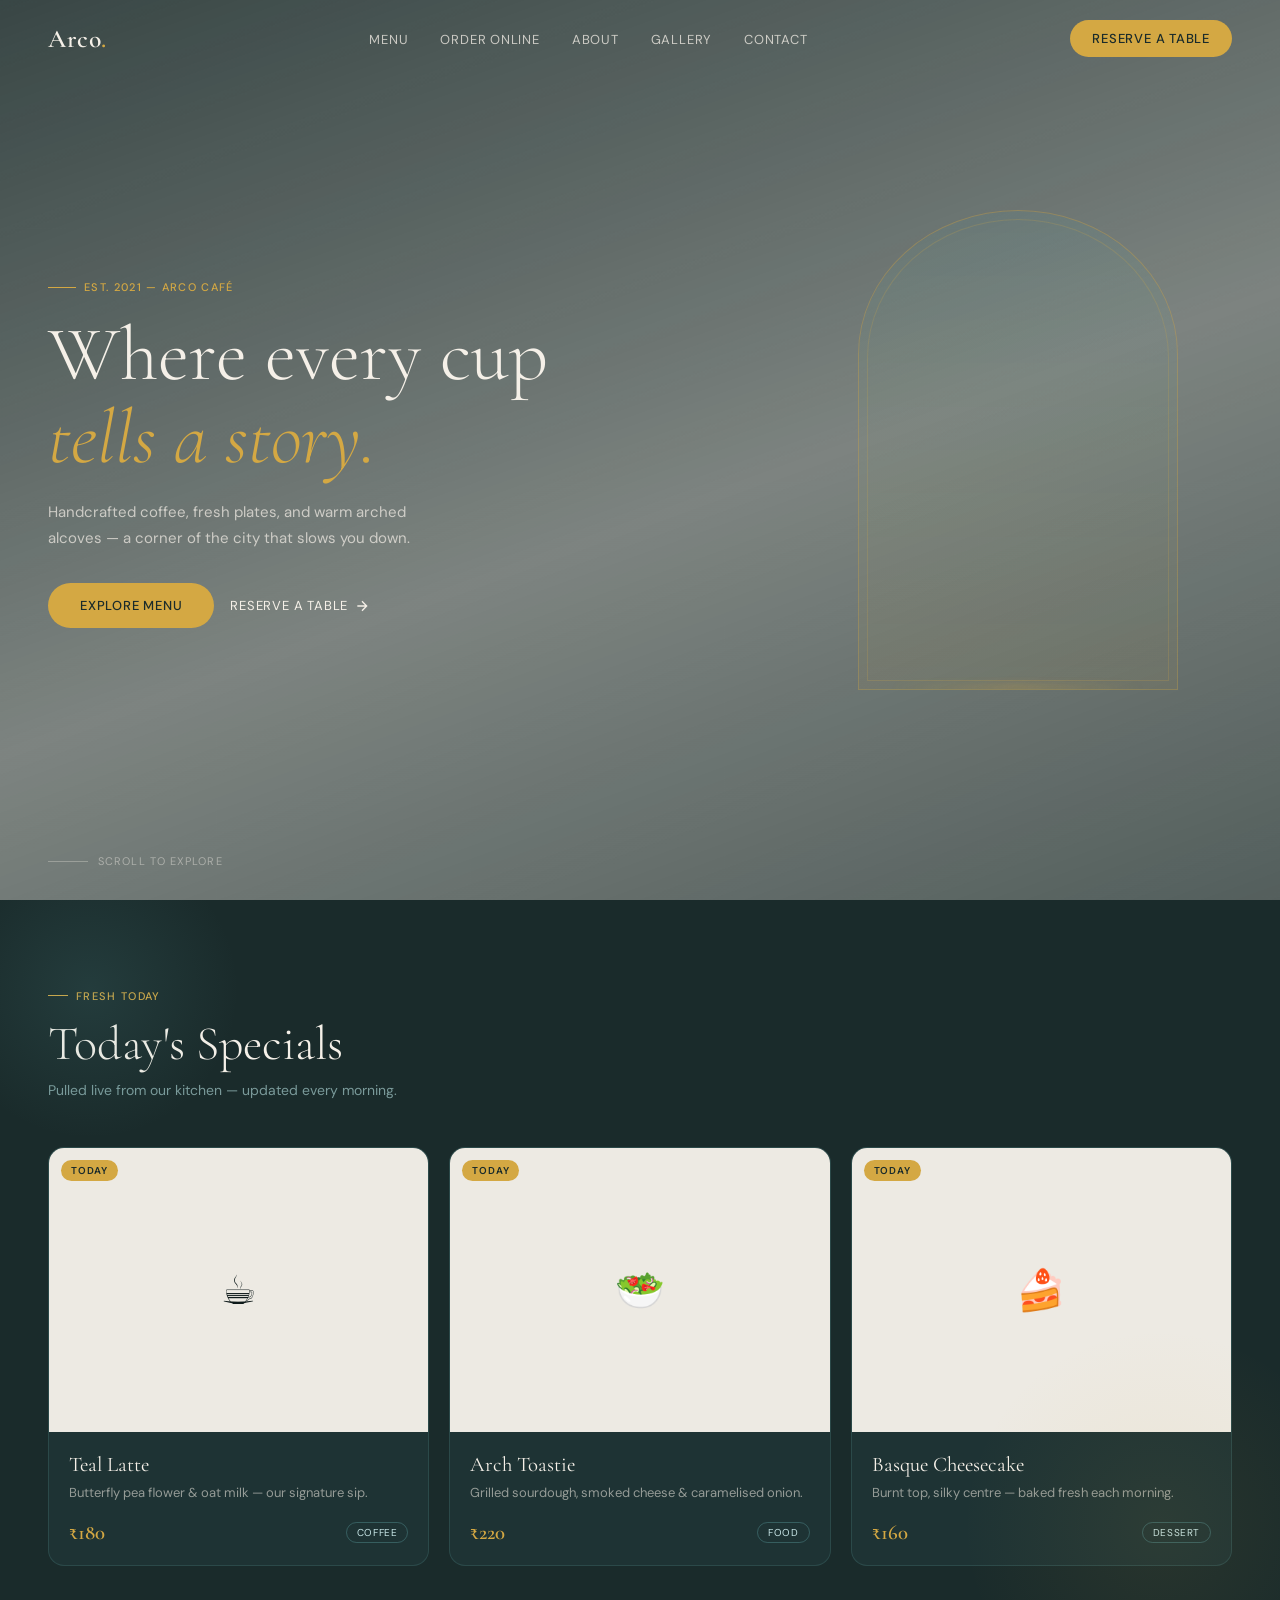
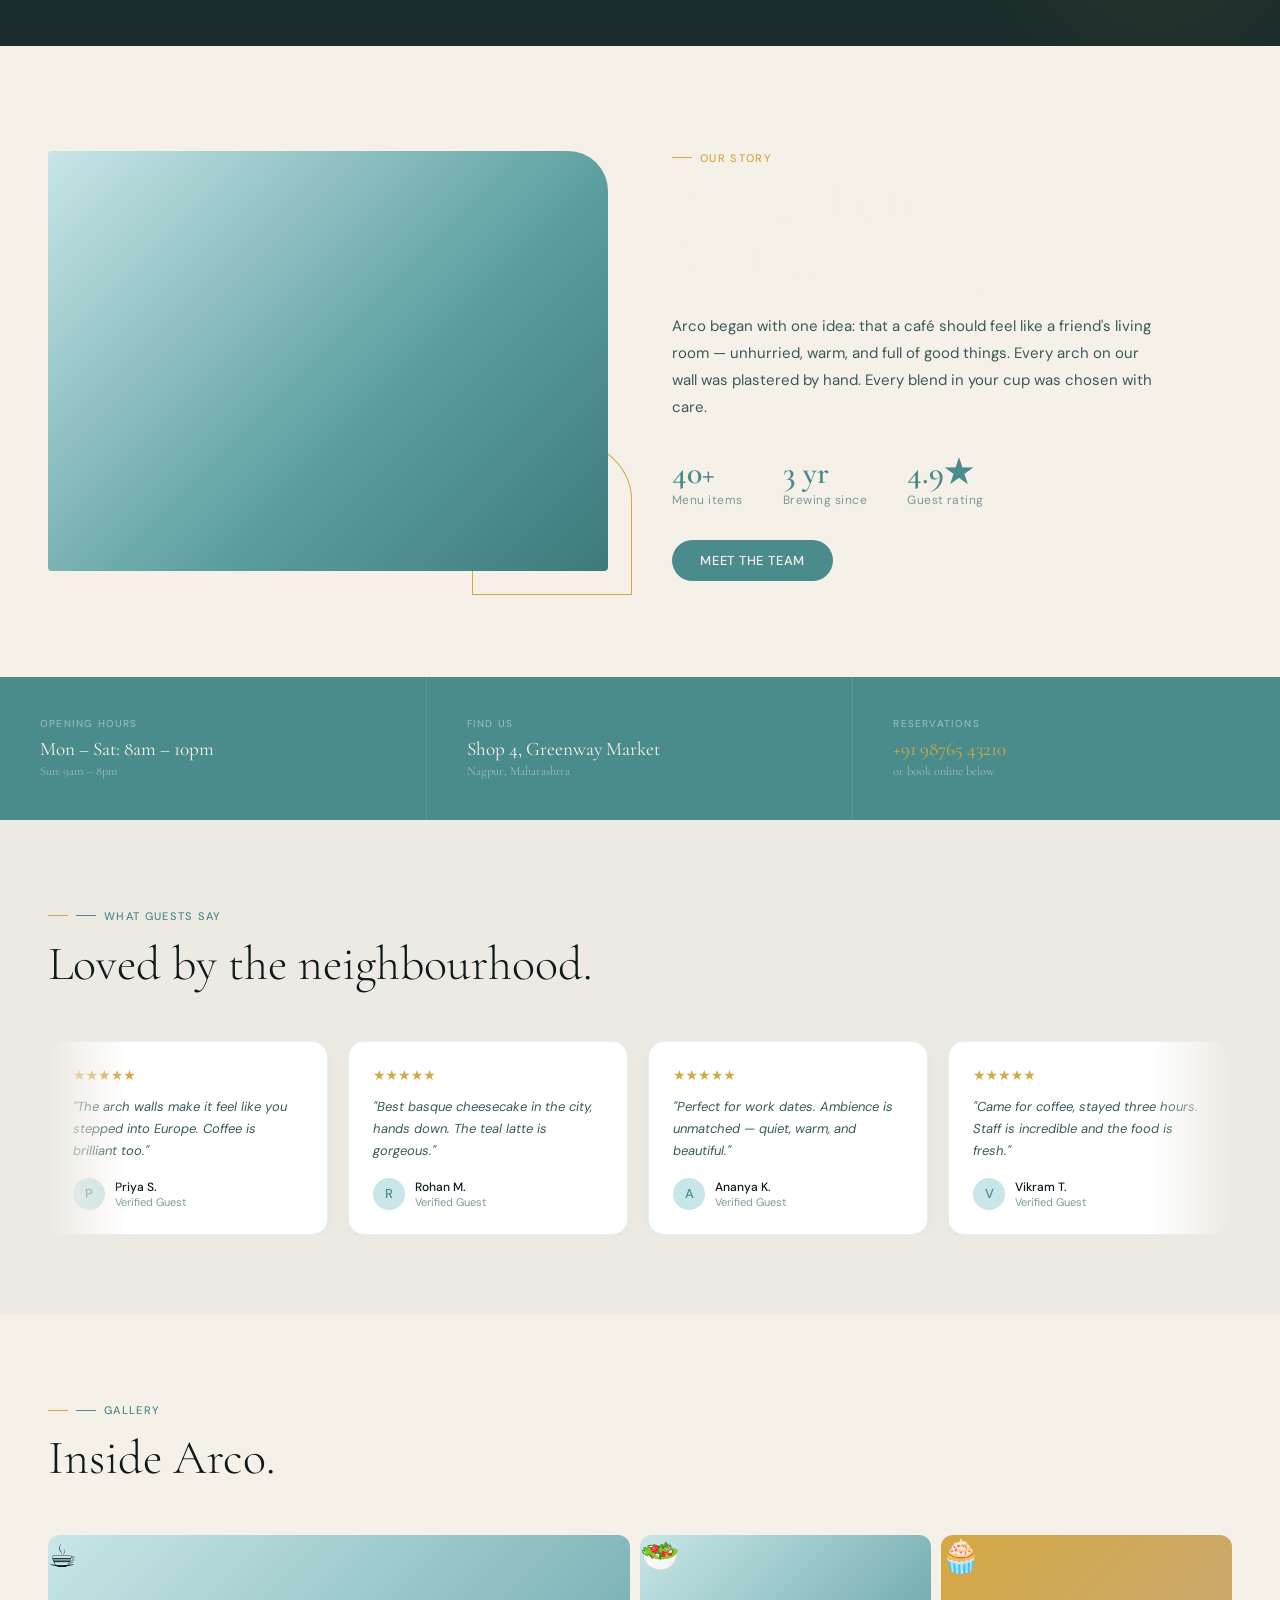
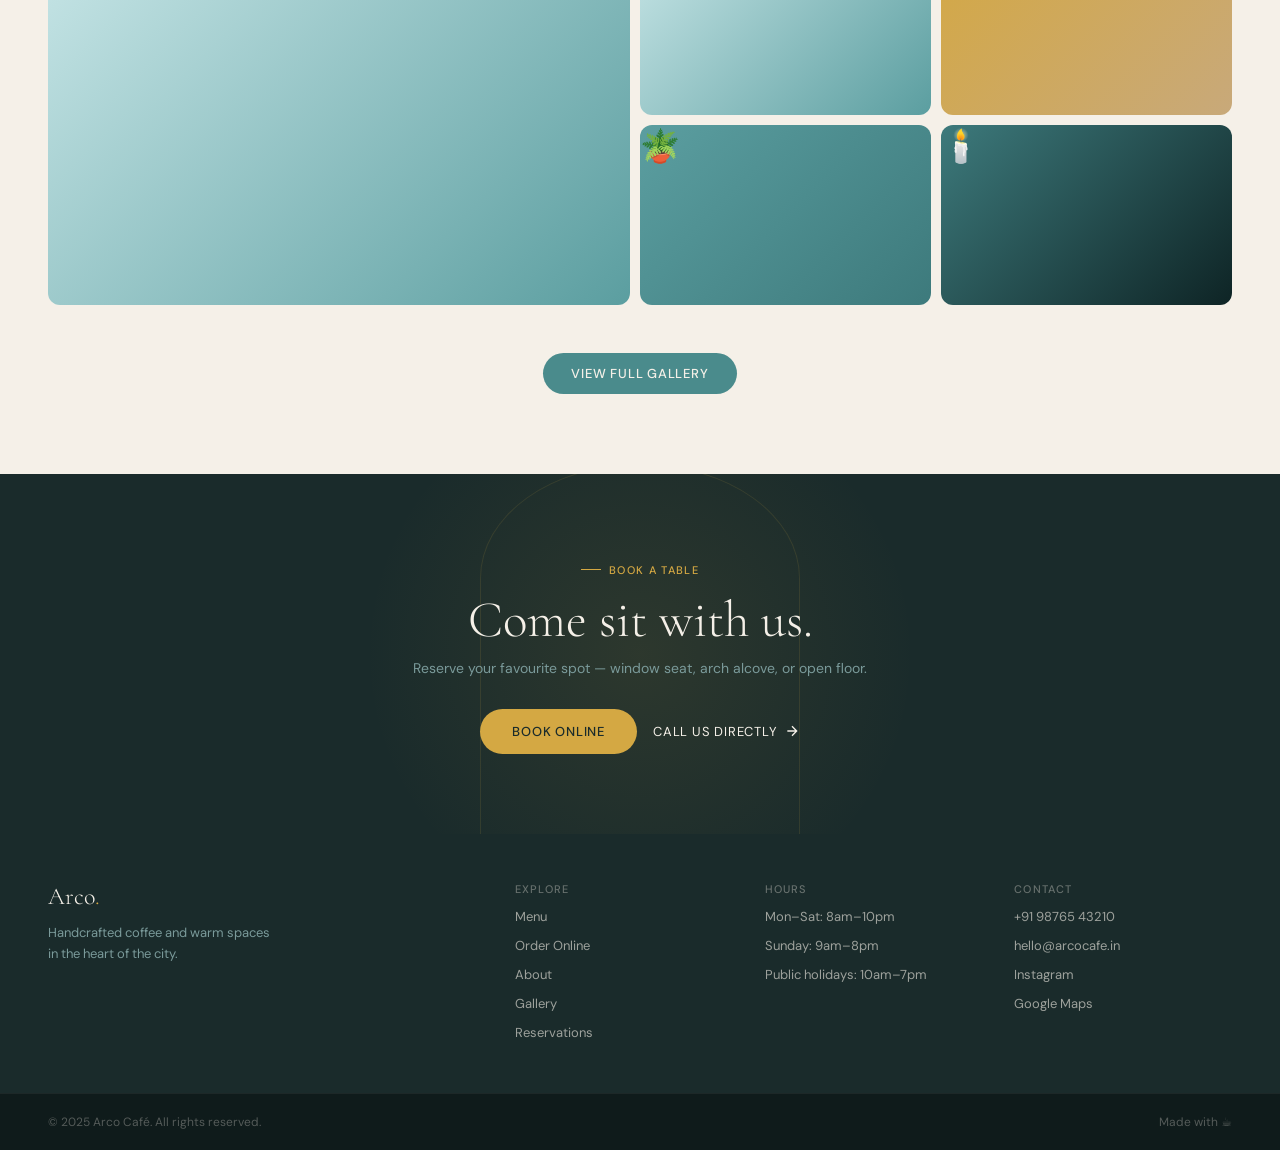
<file: index.html>
<!DOCTYPE html>
<html lang="en">

<head>
    <meta charset="UTF-8" />
    <meta name="viewport" content="width=device-width, initial-scale=1.0" />
    <title>Arco Café — Where Every Cup Tells a Story</title>
    <link rel="preconnect" href="https://fonts.googleapis.com" />
    <link rel="preconnect" href="https://fonts.gstatic.com" crossorigin />
    <link
        href="https://fonts.googleapis.com/css2?family=Cormorant+Garamond:ital,wght@0,300;0,400;0,600;1,300;1,400&family=DM+Sans:wght@300;400;500&display=swap"
        rel="stylesheet" />
    <link rel="stylesheet" href="style.css" />

</head>

<body>

    <!-- NAV -->
    <nav id="navbar">
        <div class="nav-logo">Arco<span>.</span></div>
        <ul class="nav-links">
            <li><a href="menu.html">Menu</a></li>
            <li><a href="order.html">Order Online</a></li>
            <li><a href="#about">About</a></li>
            <li><a href="gallery.html">Gallery</a></li>
            <li><a href="#contact">Contact</a></li>
        </ul>
        <a href="#reserve" class="nav-cta">Reserve a Table</a>
        <div class="hamburger" id="hamburger" onclick="openDrawer()">
            <span></span><span></span><span></span>
        </div>
    </nav>

    <!-- MOBILE DRAWER -->
    <div class="mobile-drawer" id="drawer">
        <div class="drawer-top">
            <div class="nav-logo" style="color:var(--cream)">Arco<span style="color:var(--gold)">.</span></div>
            <button class="drawer-close" onclick="closeDrawer()">✕</button>
        </div>
        <ul class="drawer-links">
            <li><a href="menu.html" onclick="closeDrawer()">Menu</a></li>
            <li><a href="order.html" onclick="closeDrawer()">Order Online</a></li>
            <li><a href="#about" onclick="closeDrawer()">About</a></li>
            <li><a href="gallery.html" onclick="closeDrawer()">Gallery</a></li>
            <li><a href="#contact" onclick="closeDrawer()">Contact</a></li>
        </ul>
        <div class="drawer-cta">
            <a href="#reserve" class="btn-primary" onclick="closeDrawer()">Reserve a Table</a>
        </div>
    </div>

    <!-- HERO -->
    <section class="hero" id="hero">
        <div class="hero-bg" id="heroBg"></div>

        <!-- Signature arch frame -->
        <div class="hero-arch" id="heroArch">
            <div class="hero-arch-inner"></div>
            <div class="arch-led"></div>
        </div>

        <div class="hero-content" id="heroContent">
            <div class="hero-eyebrow">Est. 2021 — Arco Café</div>
            <h1 class="hero-h1">
                Where every cup<br><em>tells a story.</em>
            </h1>
            <p class="hero-sub">
                Handcrafted coffee, fresh plates, and warm arched alcoves — a corner of the city that slows you down.
            </p>
            <div class="hero-actions">
                <a href="menu.html" class="btn-primary">Explore Menu</a>
                <a href="#reserve" class="btn-ghost">
                    Reserve a table
                    <svg width="16" height="16" viewBox="0 0 24 24" fill="none" stroke="currentColor" stroke-width="2">
                        <path d="M5 12h14M12 5l7 7-7 7" />
                    </svg>
                </a>
            </div>
        </div>

        <div class="hero-scroll">
            <div class="scroll-line"></div>
            Scroll to explore
        </div>
    </section>

    <!-- TODAY'S SPECIALS -->
    <section class="specials" id="menu">
        <div class="section-label">Fresh Today</div>
        <h2 class="section-title">Today's Specials</h2>
        <p class="section-sub">Pulled live from our kitchen — updated every morning.</p>

        <div class="specials-grid" id="specialsGrid">
            <!-- Skeleton placeholders -->
            <div class="special-card" style="opacity:1;transform:none;">
                <div class="special-img skeleton" style="min-height:200px;border-radius:0;"></div>
                <div class="special-body">
                    <div class="skeleton" style="height:18px;width:60%;margin-bottom:8px;"></div>
                    <div class="skeleton" style="height:12px;width:90%;margin-bottom:4px;"></div>
                    <div class="skeleton" style="height:12px;width:70%;margin-bottom:16px;"></div>
                    <div class="skeleton" style="height:16px;width:30%;"></div>
                </div>
            </div>
            <div class="special-card" style="opacity:1;transform:none;">
                <div class="special-img skeleton" style="min-height:200px;border-radius:0;"></div>
                <div class="special-body">
                    <div class="skeleton" style="height:18px;width:55%;margin-bottom:8px;"></div>
                    <div class="skeleton" style="height:12px;width:85%;margin-bottom:4px;"></div>
                    <div class="skeleton" style="height:12px;width:60%;margin-bottom:16px;"></div>
                    <div class="skeleton" style="height:16px;width:30%;"></div>
                </div>
            </div>
            <div class="special-card" style="opacity:1;transform:none;">
                <div class="special-img skeleton" style="min-height:200px;border-radius:0;"></div>
                <div class="special-body">
                    <div class="skeleton" style="height:18px;width:65%;margin-bottom:8px;"></div>
                    <div class="skeleton" style="height:12px;width:80%;margin-bottom:4px;"></div>
                    <div class="skeleton" style="height:12px;width:50%;margin-bottom:16px;"></div>
                    <div class="skeleton" style="height:16px;width:30%;"></div>
                </div>
            </div>
        </div>
    </section>

    <!-- ABOUT -->
    <section class="about-strip" id="about">
        <div class="about-img-wrap reveal-left">
            <!-- Replace src with real cafe photo -->
            <div class="about-img-main"
                style="min-height:420px; background:linear-gradient(135deg,#C8E6E7 0%,#5B9EA0 60%,#3D7A7C 100%);border-radius:4px 40px 4px 4px;">
            </div>
            <div class="about-arch-accent"></div>
        </div>
        <div class="about-text reveal-right">
            <div class="section-label">Our Story</div>
            <h2 class="section-title">A space built<br>for slow mornings.</h2>
            <p class="about-body">
                Arco began with one idea: that a café should feel like a friend's living room — unhurried, warm, and
                full of good things. Every arch on our wall was plastered by hand. Every blend in your cup was chosen
                with care.
            </p>
            <div class="about-stats">
                <div>
                    <div class="stat-num">40+</div>
                    <div class="stat-label">Menu items</div>
                </div>
                <div>
                    <div class="stat-num">3 yr</div>
                    <div class="stat-label">Brewing since</div>
                </div>
                <div>
                    <div class="stat-num">4.9★</div>
                    <div class="stat-label">Guest rating</div>
                </div>
            </div>
            <a href="#" class="btn-teal">Meet the team</a>
        </div>
    </section>

    <!-- INFO BAR (hours, address, phone — GAS-ready) -->
    <div class="info-bar" id="infoBar">
        <div class="info-item">
            <div class="info-label">Opening Hours</div>
            <div class="info-value" id="infoHours">
                Mon – Sat: 8am – 10pm
                <small>Sun: 9am – 8pm</small>
            </div>
        </div>
        <div class="info-item">
            <div class="info-label">Find Us</div>
            <div class="info-value" id="infoAddress">
                Shop 4, Greenway Market<br>
                <small id="infoCity">Nagpur, Maharashtra</small>
            </div>
        </div>
        <div class="info-item">
            <div class="info-label">Reservations</div>
            <div class="info-value">
                <a href="tel:+919876543210" style="color:var(--gold)">+91 98765 43210</a>
                <small>or book online below</small>
            </div>
        </div>
    </div>

    <!-- REVIEWS -->
    <section class="reviews" id="reviews">
        <div class="section-label" style="color:var(--teal-deep)">
            <span style="display:inline-flex;align-items:center;gap:8px;">
                <span style="display:block;width:20px;height:1px;background:var(--teal-deep)"></span>
                What guests say
            </span>
        </div>
        <h2 class="section-title" style="color:var(--text-dark)">Loved by the neighbourhood.</h2>

        <div class="reviews-track-wrap">
            <div class="reviews-track" id="reviewsTrack">
                <!-- Duplicated for seamless loop — JS will fill from GAS -->
            </div>
        </div>
    </section>

    <!-- GALLERY -->
    <section class="gallery-strip" id="gallery">
        <div class="section-label" style="color:var(--teal-deep)">
            <span style="display:inline-flex;align-items:center;gap:8px;">
                <span style="display:block;width:20px;height:1px;background:var(--teal-deep)"></span>
                Gallery
            </span>
        </div>
        <h2 class="section-title" style="color:var(--text-dark)">Inside Arco.</h2>

        <div class="gallery-grid">
            <a href="gallery.html" class="gallery-item">
                <div class="gallery-placeholder"
                    style="min-height:360px;background:linear-gradient(135deg,#C8E6E7,#5B9EA0);">☕</div>
                <div class="gallery-overlay">
                    <div class="gallery-overlay-icon">⊕</div>
                </div>
            </a>
            <a href="gallery.html" class="gallery-item">
                <div class="gallery-placeholder">🥗</div>
                <div class="gallery-overlay">
                    <div class="gallery-overlay-icon">⊕</div>
                </div>
            </a>
            <a href="gallery.html" class="gallery-item">
                <div class="gallery-placeholder" style="background:linear-gradient(135deg,#D4A843,#C8A97A);">🧁</div>
                <div class="gallery-overlay">
                    <div class="gallery-overlay-icon">⊕</div>
                </div>
            </a>
            <a href="gallery.html" class="gallery-item">
                <div class="gallery-placeholder" style="background:linear-gradient(135deg,#5B9EA0,#3D7A7C);">🪴</div>
                <div class="gallery-overlay">
                    <div class="gallery-overlay-icon">⊕</div>
                </div>
            </a>
            <a href="gallery.html" class="gallery-item">
                <div class="gallery-placeholder" style="background:linear-gradient(135deg,#3D7A7C,#0E2425);">🕯️</div>
                <div class="gallery-overlay">
                    <div class="gallery-overlay-icon">⊕</div>
                </div>
            </a>
        </div>
        <div class="gallery-cta">
            <a href="gallery.html" class="btn-teal" style="display:inline-block;margin-top:1rem;">View full gallery</a>
        </div>
    </section>

    <!-- CTA BANNER -->
    <section class="cta-banner" id="reserve">
        <div class="cta-arch"></div>
        <div class="section-label" style="color:var(--gold);justify-content:center;">
            Book a table
        </div>
        <h2 class="section-title" style="margin-bottom:0.5rem;">Come sit with us.</h2>
        <p class="section-sub" style="color:var(--text-muted);">
            Reserve your favourite spot — window seat, arch alcove, or open floor.
        </p>
        <div class="cta-actions">
            <a href="reservation.html" class="btn-primary">Book Online</a>
            <a href="tel:+919876543210" class="btn-ghost" style="color:var(--cream);">
                Call us directly
                <svg width="16" height="16" viewBox="0 0 24 24" fill="none" stroke="currentColor" stroke-width="2">
                    <path d="M5 12h14M12 5l7 7-7 7" />
                </svg>
            </a>
        </div>
    </section>

    <!-- FOOTER -->
    <footer id="contact">
        <div>
            <div class="footer-logo">Arco<span>.</span></div>
            <p class="footer-tagline">Handcrafted coffee and warm spaces<br>in the heart of the city.</p>
        </div>
        <div class="footer-col">
            <div class="footer-col-title">Explore</div>
            <a href="menu.html">Menu</a>
            <a href="order.html">Order Online</a>
            <a href="#about">About</a>
            <a href="gallery.html">Gallery</a>
            <a href="#reserve">Reservations</a>
        </div>
        <div class="footer-col">
            <div class="footer-col-title">Hours</div>
            <a>Mon–Sat: 8am–10pm</a>
            <a>Sunday: 9am–8pm</a>
            <a>Public holidays: 10am–7pm</a>
        </div>
        <div class="footer-col">
            <div class="footer-col-title">Contact</div>
            <a href="tel:+919876543210">+91 98765 43210</a>
            <a href="mailto:hello@arcocafe.in">hello@arcocafe.in</a>
            <a href="#">Instagram</a>
            <a href="#">Google Maps</a>
        </div>
    </footer>
    <div class="footer-bottom">
        <span>© 2025 Arco Café. All rights reserved.</span>
        <span>Made with ☕</span>
    </div>

    <script src="app.js"></script>
    <script>
        /* ─── NAV SCROLL ─────────────────────────────────── */
        const navbar = document.getElementById('navbar');
        window.addEventListener('scroll', () => {
            navbar.classList.toggle('scrolled', window.scrollY > 50);
        }, { passive: true });

        /* ─── PARALLAX ───────────────────────────────────── */
        const heroBg = document.getElementById('heroBg');
        window.addEventListener('scroll', () => {
            const y = window.scrollY;
            if (y < window.innerHeight) {
                heroBg.style.transform = `scale(1.06) translateY(${y * 0.2}px)`;
            }
        }, { passive: true });

        /* ─── HERO ENTRANCE ──────────────────────────────── */
        window.addEventListener('load', () => {
            setTimeout(() => {
                document.getElementById('heroContent').classList.add('visible');
                document.getElementById('heroArch').classList.add('visible');
            }, 100);
        });

        /* ─── INTERSECTION OBSERVER ──────────────────────── */
        const io = new IntersectionObserver((entries) => {
            entries.forEach(e => {
                if (e.isIntersecting) {
                    e.target.classList.add('visible');
                    // Stagger children if it's specials grid
                    if (e.target.classList.contains('specials-grid')) {
                        e.target.querySelectorAll('.special-card').forEach((c, i) => {
                            setTimeout(() => c.classList.add('visible'), i * 120);
                        });
                    }
                }
            });
        }, { threshold: 0.12 });

        document.querySelectorAll('.reveal-left, .reveal-right, .special-card, .specials-grid').forEach(el => {
            el.classList.add('about-img-wrap', 'about-text'); // already set
            io.observe(el);
        });
        // re-observe properly
        document.querySelectorAll('.about-img-wrap, .about-text').forEach(el => io.observe(el));

        /* ─── MOBILE DRAWER ──────────────────────────────── */
        function openDrawer() { document.getElementById('drawer').classList.add('open'); }
        function closeDrawer() { document.getElementById('drawer').classList.remove('open'); }

        /* ─── LOAD SPECIALS FROM GAS ─────────────────────── */
        async function loadSpecials() {
            if (!GAS_URL || GAS_URL === 'YOUR_GAS_WEB_APP_URL_HERE') {
                renderFallbackSpecials();
                return;
            }
            try {
                const res = await fetch(`${GAS_URL}?action=menu&limit=3&special=true`);
                const data = await res.json();
                if (data.items && data.items.length) renderSpecials(data.items.slice(0, 3));
                else renderFallbackSpecials();
            } catch {
                renderFallbackSpecials();
            }
        }

        function renderSpecials(items) {
            const grid = document.getElementById('specialsGrid');
            grid.innerHTML = items.map(item => `
    <div class="special-card">
      <div class="special-img">
        ${item.image_url
                    ? `<img src="${item.image_url}" alt="${item.name}" loading="lazy" />`
                    : `<span style="font-size:2.5rem">${categoryEmoji(item.category)}</span>`}
        <span class="badge-today">Today</span>
      </div>
      <div class="special-body">
        <div class="special-name">${item.name}</div>
        <div class="special-desc">${item.description || ''}</div>
        <div class="special-footer">
          <div class="special-price">₹${item.price}</div>
          <span class="special-tag">${item.category}</span>
        </div>
      </div>
    </div>
  `).join('');
            grid.querySelectorAll('.special-card').forEach((c, i) => {
                setTimeout(() => c.classList.add('visible'), i * 120);
            });
        }

        function renderFallbackSpecials() {
            const items = [
                { name: 'Teal Latte', category: 'Coffee', price: '180', description: 'Butterfly pea flower & oat milk — our signature sip.', emoji: '☕' },
                { name: 'Arch Toastie', category: 'Food', price: '220', description: 'Grilled sourdough, smoked cheese & caramelised onion.', emoji: '🥪' },
                { name: 'Basque Cheesecake', category: 'Dessert', price: '160', description: 'Burnt top, silky centre — baked fresh each morning.', emoji: '🍰' },
            ];
            renderSpecials(items.map(i => ({ ...i, image_url: null })));
        }

        function categoryEmoji(cat) {
            const map = { Coffee: '☕', Drinks: '🧋', Food: '🥗', Dessert: '🍰', Desserts: '🍰' };
            return map[cat] || '🍽️';
        }

        /* ─── LOAD REVIEWS FROM GAS ──────────────────────── */
        const FALLBACK_REVIEWS = [
            { name: 'Priya S.', rating: 5, message: 'The arch walls make it feel like you stepped into Europe. Coffee is brilliant too.' },
            { name: 'Rohan M.', rating: 5, message: 'Best basque cheesecake in the city, hands down. The teal latte is gorgeous.' },
            { name: 'Ananya K.', rating: 5, message: 'Perfect for work dates. Ambience is unmatched — quiet, warm, and beautiful.' },
            { name: 'Vikram T.', rating: 5, message: 'Came for coffee, stayed three hours. Staff is incredible and the food is fresh.' },
            { name: 'Sana R.', rating: 5, message: 'Those arched alcoves with the warm lights — I\'ve never seen a café this pretty.' },
            { name: 'Dev N.', rating: 5, message: 'Our go-to spot every Sunday. The sourdough toastie is top tier.' },
        ];

        async function loadReviews() {
            let reviews = FALLBACK_REVIEWS;
            if (GAS_URL && GAS_URL !== 'YOUR_GAS_WEB_APP_URL_HERE') {
                try {
                    const res = await fetch(`${GAS_URL}?action=reviews`);
                    const data = await res.json();
                    if (data.reviews && data.reviews.length >= 3) reviews = data.reviews;
                } catch { }
            }
            renderReviews(reviews);
        }

        function renderReviews(reviews) {
            const stars = n => '★'.repeat(n) + '☆'.repeat(5 - n);
            const card = r => `
    <div class="review-card">
      <div class="review-stars">${stars(r.rating || 5)}</div>
      <div class="review-text">"${r.message}"</div>
      <div class="review-author">
        <div class="review-avatar">${(r.name || 'G')[0]}</div>
        <div>
          <div class="review-name">${r.name}</div>
          <div class="review-date">${r.date || 'Verified Guest'}</div>
        </div>
      </div>
    </div>
  `;
            // Duplicate for seamless loop
            const html = [...reviews, ...reviews].map(card).join('');
            document.getElementById('reviewsTrack').innerHTML = html;
        }

        /* ─── LOAD SETTINGS FROM GAS ─────────────────────── */
        async function loadSettings() {
            if (!GAS_URL || GAS_URL === 'YOUR_GAS_WEB_APP_URL_HERE') return;
            try {
                const res = await fetch(`${GAS_URL}?action=settings`);
                const data = await res.json();
                const s = data.settings || {};
                if (s.opening_hours) document.getElementById('infoHours').textContent = s.opening_hours;
                if (s.address) document.getElementById('infoAddress').textContent = s.address;
            } catch { }
        }

        /* ─── INIT ───────────────────────────────────────── */
        loadSpecials();
        loadReviews();
        loadSettings();
    </script>
</body>

</html>
</file>
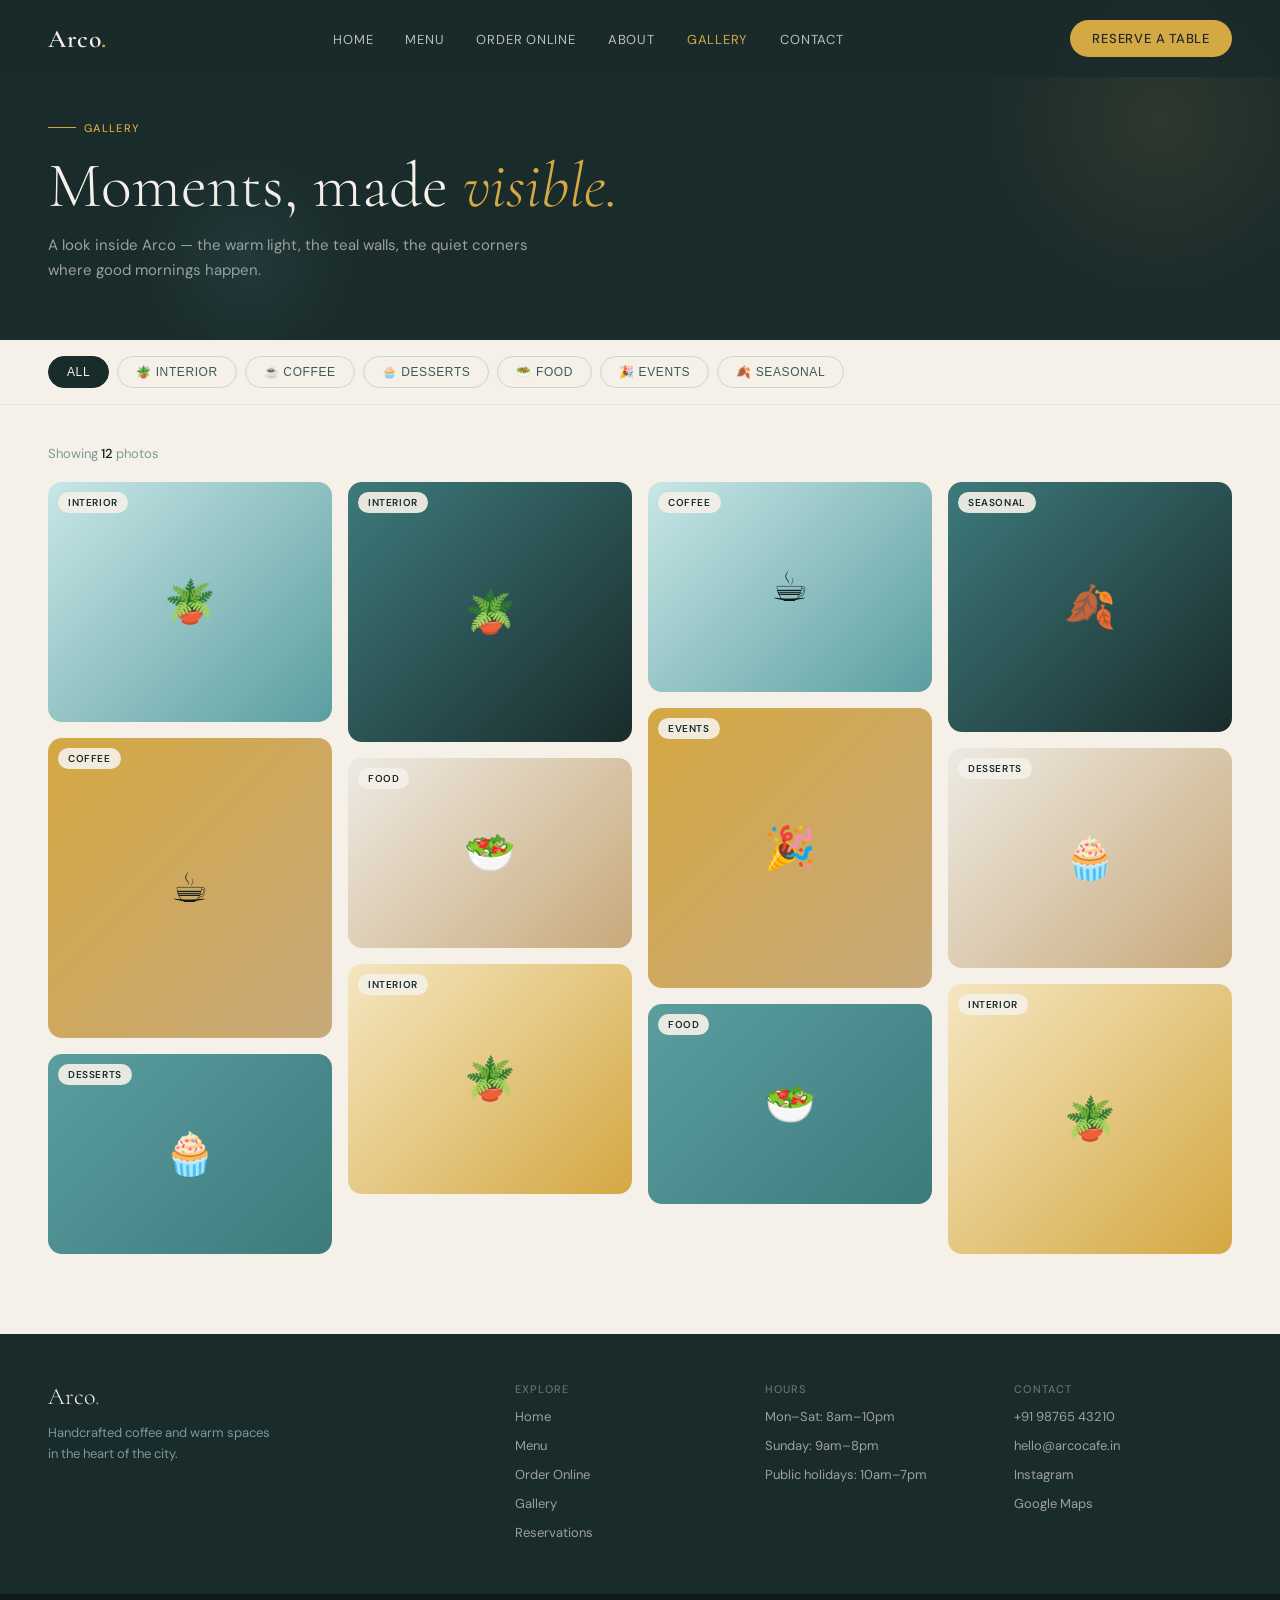
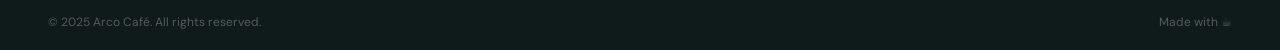
<file: gallery.html>
<!DOCTYPE html>
<html lang="en">
<head>
<meta charset="UTF-8" />
<meta name="viewport" content="width=device-width, initial-scale=1.0" />
<title>Gallery — Arco Café</title>
<link rel="preconnect" href="https://fonts.googleapis.com" />
<link rel="preconnect" href="https://fonts.gstatic.com" crossorigin />
<link href="https://fonts.googleapis.com/css2?family=Cormorant+Garamond:ital,wght@0,300;0,400;0,600;1,300;1,400&family=DM+Sans:wght@300;400;500&display=swap" rel="stylesheet" />
<link rel="stylesheet" href="style.css" />

<style>
/* ─── Page-specific styles — reuses tokens from style.css ─── */

/* ─── GALLERY HERO ───────────────────────────────────────── */
.gal-hero {
  background: var(--teal-bg);
  padding: 7rem 3rem 3.5rem;
  position: relative; overflow: hidden;
}
.gal-hero::before {
  content: '';
  position: absolute; top: -80px; right: -80px;
  width: 400px; height: 400px;
  background: radial-gradient(circle, rgba(212,168,67,0.1) 0%, transparent 65%);
  border-radius: 50%; pointer-events: none;
}
.gal-hero::after {
  content: '';
  position: absolute; bottom: -40px; left: 10%;
  width: 240px; height: 240px;
  background: radial-gradient(circle, rgba(91,158,160,0.12) 0%, transparent 65%);
  border-radius: 50%; pointer-events: none;
}
.gal-eyebrow {
  display: inline-flex; align-items: center; gap: 8px;
  font-size: 11px; font-weight: 500; letter-spacing: 0.12em;
  text-transform: uppercase; color: var(--gold); margin-bottom: 1rem;
}
.gal-eyebrow::before { content: ''; display: block; width: 28px; height: 1px; background: var(--gold); }
.gal-hero h1 {
  font-family: var(--font-display);
  font-size: clamp(2.8rem, 5vw, 4.2rem);
  font-weight: 300; line-height: 1.1;
  color: var(--cream); margin-bottom: 0.75rem;
}
.gal-hero h1 em { font-style: italic; color: var(--gold); }
.gal-hero p {
  font-size: 15px; line-height: 1.7;
  color: rgba(245,240,232,0.6); max-width: 480px;
}

/* ─── STICKY FILTER BAR ──────────────────────────────────── */
.gal-toolbar {
  position: sticky; top: 72px; z-index: 50;
  background: var(--cream);
  border-bottom: 1px solid rgba(91,158,160,0.15);
  padding: 1rem 3rem;
  display: flex; align-items: center; gap: 0.5rem;
  overflow-x: auto; scrollbar-width: none;
  transition: box-shadow 0.3s;
}
.gal-toolbar::-webkit-scrollbar { display: none; }
.gal-toolbar.elevated { box-shadow: 0 4px 24px rgba(14,36,37,0.08); }
.gal-pill {
  flex-shrink: 0;
  font-size: 12px; font-weight: 500; letter-spacing: 0.05em;
  text-transform: uppercase; white-space: nowrap;
  padding: 8px 18px; border-radius: 50px;
  border: 1.5px solid rgba(91,158,160,0.3);
  color: var(--text-mid); background: transparent;
  cursor: pointer; transition: all 0.2s var(--ease);
}
.gal-pill:hover { border-color: var(--teal); color: var(--teal); }
.gal-pill.active { background: var(--teal-bg); color: var(--cream); border-color: var(--teal-bg); }

/* ─── MASONRY GRID ───────────────────────────────────────── */
.gal-body { padding: 2.5rem 3rem 5rem; max-width: 1400px; margin: 0 auto; }
.gal-count { font-size: 13px; color: var(--text-muted); margin-bottom: 1.25rem; }
.gal-count span { color: var(--text-dark); font-weight: 500; }

.masonry {
  columns: 4 220px;
  column-gap: 1rem;
}
.masonry-item {
  break-inside: avoid;
  margin-bottom: 1rem;
  border-radius: 14px;
  overflow: hidden;
  position: relative;
  cursor: pointer;
  background: var(--arch-white);
  opacity: 0; transform: translateY(16px) scale(0.98);
  animation: galIn 0.5s var(--ease) forwards;
}
@keyframes galIn { to { opacity: 1; transform: translateY(0) scale(1); } }
.masonry-item img {
  width: 100%; display: block;
  transition: transform 0.5s var(--ease);
}
.masonry-item:hover img { transform: scale(1.06); }
.masonry-placeholder {
  width: 100%; aspect-ratio: 1/1.1;
  display: flex; align-items: center; justify-content: center;
  font-size: 2.6rem;
  transition: transform 0.5s var(--ease);
}
.masonry-item:hover .masonry-placeholder { transform: scale(1.06); }

.masonry-overlay {
  position: absolute; inset: 0;
  background: linear-gradient(to top, rgba(14,36,37,0.78) 0%, rgba(14,36,37,0) 45%);
  display: flex; align-items: flex-end;
  padding: 1rem;
  opacity: 0; transition: opacity 0.3s;
}
.masonry-item:hover .masonry-overlay { opacity: 1; }
.masonry-caption {
  color: var(--cream); font-size: 13px; font-weight: 500;
  line-height: 1.4;
}
.masonry-cat-tag {
  position: absolute; top: 10px; left: 10px;
  font-size: 10px; font-weight: 600; letter-spacing: 0.06em;
  text-transform: uppercase; padding: 4px 10px; border-radius: 20px;
  background: rgba(245,240,232,0.92); color: var(--teal-bg);
}

/* ─── EMPTY STATE ────────────────────────────────────────── */
.gal-empty { text-align: center; padding: 5rem 2rem; display: none; }
.gal-empty.show { display: block; }
.gal-empty-icon { font-size: 3rem; margin-bottom: 1rem; opacity: 0.4; }
.gal-empty-title {
  font-family: var(--font-display); font-size: 1.5rem;
  font-weight: 300; color: var(--text-mid); margin-bottom: 0.5rem;
}
.gal-empty-sub { font-size: 14px; color: var(--text-muted); }

/* ─── SKELETON ───────────────────────────────────────────── */
.gal-skeleton { columns: 4 220px; column-gap: 1rem; }
.skel-tile {
  break-inside: avoid; margin-bottom: 1rem; border-radius: 14px;
  background: linear-gradient(90deg, var(--arch-white) 25%, #e8e3d9 50%, var(--arch-white) 75%);
  background-size: 200% 100%; animation: shimmer 1.4s infinite;
}
@keyframes shimmer { to { background-position: -200% 0; } }

/* ─── LIGHTBOX ───────────────────────────────────────────── */
.lightbox {
  position: fixed; inset: 0; z-index: 500;
  background: rgba(7,22,23,0.94);
  display: flex; align-items: center; justify-content: center;
  opacity: 0; pointer-events: none;
  transition: opacity 0.3s var(--ease);
  padding: 2rem;
}
.lightbox.open { opacity: 1; pointer-events: auto; }
.lightbox-content {
  position: relative; max-width: 900px; width: 100%;
  display: flex; flex-direction: column; align-items: center;
  transform: scale(0.96);
  transition: transform 0.3s var(--ease);
}
.lightbox.open .lightbox-content { transform: scale(1); }
.lightbox-img-wrap {
  width: 100%; max-height: 75vh; border-radius: 14px; overflow: hidden;
  background: var(--teal-bg);
  display: flex; align-items: center; justify-content: center;
}
.lightbox-img-wrap img { width: 100%; height: 100%; object-fit: contain; max-height: 75vh; }
.lightbox-placeholder {
  width: 100%; aspect-ratio: 4/3;
  display: flex; align-items: center; justify-content: center;
  font-size: 5rem;
}
.lightbox-caption {
  margin-top: 1rem; text-align: center;
  color: var(--cream); font-size: 14px; max-width: 600px;
}
.lightbox-cat {
  font-size: 11px; letter-spacing: 0.1em; text-transform: uppercase;
  color: var(--gold); margin-top: 0.5rem;
}
.lightbox-close {
  position: absolute; top: -48px; right: 0;
  width: 38px; height: 38px; border-radius: 50%;
  background: rgba(245,240,232,0.1); border: 1px solid rgba(245,240,232,0.2);
  color: var(--cream); font-size: 18px; cursor: pointer;
  display: flex; align-items: center; justify-content: center;
  transition: background 0.2s;
}
.lightbox-close:hover { background: rgba(245,240,232,0.2); }
.lightbox-nav {
  position: absolute; top: 50%; transform: translateY(-50%);
  width: 44px; height: 44px; border-radius: 50%;
  background: rgba(245,240,232,0.1); border: 1px solid rgba(245,240,232,0.2);
  color: var(--cream); font-size: 20px; cursor: pointer;
  display: flex; align-items: center; justify-content: center;
  transition: background 0.2s;
}
.lightbox-nav:hover { background: rgba(245,240,232,0.2); }
.lightbox-prev { left: -56px; }
.lightbox-next { right: -56px; }
@media (max-width: 900px) {
  .lightbox-prev { left: 0; }
  .lightbox-next { right: 0; }
  .lightbox-content { padding: 0 50px; }
}

/* ─── RESPONSIVE ─────────────────────────────────────────── */
@media (max-width: 900px) {
  .gal-hero { padding: 6rem 1.5rem 2.5rem; }
  .gal-toolbar { padding: 1rem 1.5rem; }
  .gal-body { padding: 1.5rem 1.5rem 4rem; }
  .masonry, .gal-skeleton { columns: 2 160px; }
}
</style>
</head>
<body>

<!-- NAV -->
<nav id="navbar" class="scrolled">
  <a href="index.html" class="nav-logo">Arco<span>.</span></a>
  <ul class="nav-links">
    <li><a href="index.html">Home</a></li>
    <li><a href="menu.html">Menu</a></li>
    <li><a href="order.html">Order Online</a></li>
    <li><a href="index.html#about">About</a></li>
    <li><a href="gallery.html" class="active">Gallery</a></li>
    <li><a href="index.html#contact">Contact</a></li>
  </ul>
  <a href="reservation.html" class="nav-cta">Reserve a Table</a>
  <div class="hamburger" onclick="openDrawer()">
    <span></span><span></span><span></span>
  </div>
</nav>

<!-- MOBILE DRAWER -->
<div class="drawer-overlay" id="drawerOverlay" onclick="closeDrawer()"></div>
<div class="drawer" id="drawer">
  <button class="drawer-close" onclick="closeDrawer()">✕</button>
  <a href="index.html" onclick="closeDrawer()">Home</a>
  <a href="menu.html" onclick="closeDrawer()">Menu</a>
  <a href="order.html" onclick="closeDrawer()">Order Online</a>
  <a href="index.html#about" onclick="closeDrawer()">About</a>
  <a href="gallery.html" onclick="closeDrawer()">Gallery</a>
  <a href="index.html#contact" onclick="closeDrawer()">Contact</a>
  <a href="reservation.html" onclick="closeDrawer()" style="color:var(--gold);margin-top:1rem;">Reserve a Table →</a>
</div>

<!-- HERO -->
<section class="gal-hero">
  <div class="gal-eyebrow">Gallery</div>
  <h1>Moments, made <em>visible.</em></h1>
  <p>A look inside Arco — the warm light, the teal walls, the quiet corners where good mornings happen.</p>
</section>

<!-- STICKY FILTER -->
<div class="gal-toolbar" id="galToolbar">
  <button class="gal-pill active" data-cat="All" onclick="filterCat('All', this)">All</button>
</div>

<!-- BODY -->
<main class="gal-body">
  <div class="gal-count" id="galCount" style="display:none;"></div>

  <!-- Skeleton -->
  <div class="gal-skeleton" id="galSkeleton">
    <div class="skel-tile" style="height:240px;"></div>
    <div class="skel-tile" style="height:180px;"></div>
    <div class="skel-tile" style="height:300px;"></div>
    <div class="skel-tile" style="height:200px;"></div>
    <div class="skel-tile" style="height:260px;"></div>
    <div class="skel-tile" style="height:190px;"></div>
    <div class="skel-tile" style="height:230px;"></div>
    <div class="skel-tile" style="height:210px;"></div>
  </div>

  <!-- Masonry -->
  <div class="masonry" id="masonry" style="display:none;"></div>

  <!-- Empty -->
  <div class="gal-empty" id="galEmpty">
    <div class="gal-empty-icon">🖼️</div>
    <div class="gal-empty-title">Nothing here yet</div>
    <div class="gal-empty-sub">Try a different category.</div>
  </div>
</main>

<!-- LIGHTBOX -->
<div class="lightbox" id="lightbox" onclick="if(event.target===this) closeLightbox()">
  <div class="lightbox-content">
    <button class="lightbox-close" onclick="closeLightbox()">✕</button>
    <button class="lightbox-nav lightbox-prev" onclick="navLightbox(-1)">‹</button>
    <button class="lightbox-nav lightbox-next" onclick="navLightbox(1)">›</button>
    <div class="lightbox-img-wrap" id="lightboxImgWrap"></div>
    <div class="lightbox-caption" id="lightboxCaption"></div>
    <div class="lightbox-cat" id="lightboxCat"></div>
  </div>
</div>

<!-- FOOTER -->
<footer id="contact">
  <div>
    <div class="footer-logo">Arco<span>.</span></div>
    <p class="footer-tagline">Handcrafted coffee and warm spaces<br>in the heart of the city.</p>
  </div>
  <div class="footer-col">
    <div class="footer-col-title">Explore</div>
    <a href="index.html">Home</a>
    <a href="menu.html">Menu</a>
    <a href="order.html">Order Online</a>
    <a href="gallery.html">Gallery</a>
    <a href="reservation.html">Reservations</a>
  </div>
  <div class="footer-col">
    <div class="footer-col-title">Hours</div>
    <a>Mon–Sat: 8am–10pm</a>
    <a>Sunday: 9am–8pm</a>
    <a>Public holidays: 10am–7pm</a>
  </div>
  <div class="footer-col">
    <div class="footer-col-title">Contact</div>
    <a href="tel:+919876543210">+91 98765 43210</a>
    <a href="mailto:hello@arcocafe.in">hello@arcocafe.in</a>
    <a href="#">Instagram</a>
    <a href="#">Google Maps</a>
  </div>
</footer>
<div class="footer-bottom">
  <span>© 2025 Arco Café. All rights reserved.</span>
  <span>Made with ☕</span>
</div>

<script src="app.js"></script>
<script>
// ── STATE ──────────────────────────────────────────────
let allPhotos    = [];
let currentCat   = 'All';
let lightboxIdx  = 0;
let filteredList = [];

const EMOJI = {
  Interior: '🪴', Coffee: '☕', Food: '🥗', Desserts: '🧁',
  Events: '🎉', Seasonal: '🍂', Default: '📷',
};
function emoji(cat) { return EMOJI[cat] || EMOJI.Default; }

const GRADIENTS = [
  'linear-gradient(135deg,#C8E6E7,#5B9EA0)',
  'linear-gradient(135deg,#D4A843,#C8A97A)',
  'linear-gradient(135deg,#5B9EA0,#3D7A7C)',
  'linear-gradient(135deg,#3D7A7C,#1A2B2B)',
  'linear-gradient(135deg,#EDEAE3,#C8A97A)',
  'linear-gradient(135deg,#F5E6C0,#D4A843)',
];

// ── INIT ───────────────────────────────────────────────
window.addEventListener('load', loadGallery);

const toolbar = document.getElementById('galToolbar');
window.addEventListener('scroll', () => {
  toolbar.classList.toggle('elevated', window.scrollY > 160);
}, { passive: true });

document.addEventListener('keydown', (e) => {
  if (!document.getElementById('lightbox').classList.contains('open')) return;
  if (e.key === 'Escape') closeLightbox();
  if (e.key === 'ArrowLeft') navLightbox(-1);
  if (e.key === 'ArrowRight') navLightbox(1);
});

// ── LOAD GALLERY FROM GAS ──────────────────────────────
async function loadGallery() {
  if (!GAS_URL || GAS_URL === 'YOUR_GAS_WEB_APP_URL_HERE') {
    loadFallback(); return;
  }
  try {
    const res  = await fetch(`${GAS_URL}?action=gallery`);
    const data = await res.json();
    if (data.photos && data.photos.length) {
      allPhotos = data.photos;
      buildCategoryPills();
    } else {
      loadFallback();
    }
  } catch { loadFallback(); }
  finally { hideSkeleton(); render(); }
}

// ── FALLBACK DATA ──────────────────────────────────────
function loadFallback() {
  allPhotos = [
    { caption:'Morning light through the arches',     category:'Interior', image_url:'', height:240 },
    { caption:'Teal latte, golden hour',               category:'Coffee',   image_url:'', height:300 },
    { caption:'Fresh-baked basque cheesecake',          category:'Desserts', image_url:'', height:200 },
    { caption:'The corner booth, our favourite spot',   category:'Interior', image_url:'', height:260 },
    { caption:'Mezze plate for two',                    category:'Food',     image_url:'', height:190 },
    { caption:'Pendant lights at dusk',                 category:'Interior', image_url:'', height:230 },
    { caption:'Cold brew on a slow afternoon',          category:'Coffee',   image_url:'', height:210 },
    { caption:'Live acoustic evening',                  category:'Events',   image_url:'', height:280 },
    { caption:'Avocado toast, weekend brunch',          category:'Food',     image_url:'', height:200 },
    { caption:'Autumn pumpkin spice specials',          category:'Seasonal', image_url:'', height:250 },
    { caption:'Pastry counter, fresh every morning',    category:'Desserts', image_url:'', height:220 },
    { caption:'The wood tables catching afternoon sun', category:'Interior', image_url:'', height:270 },
  ];
  buildCategoryPills();
}

// ── CATEGORY PILLS ─────────────────────────────────────
function buildCategoryPills() {
  const cats = [...new Set(allPhotos.map(p => p.category).filter(Boolean))];
  const scroll = document.getElementById('galToolbar');
  cats.forEach(cat => {
    const btn = document.createElement('button');
    btn.className = 'gal-pill';
    btn.dataset.cat = cat;
    btn.textContent = `${emoji(cat)} ${cat}`;
    btn.onclick = () => filterCat(cat, btn);
    scroll.appendChild(btn);
  });
}

function filterCat(cat, btn) {
  currentCat = cat;
  document.querySelectorAll('.gal-pill').forEach(p => p.classList.remove('active'));
  btn.classList.add('active');
  render();
}

// ── RENDER ─────────────────────────────────────────────
function render() {
  const items = currentCat === 'All' ? allPhotos : allPhotos.filter(p => p.category === currentCat);
  filteredList = items;

  const grid  = document.getElementById('masonry');
  const empty = document.getElementById('galEmpty');
  const count = document.getElementById('galCount');

  count.style.display = 'block';
  count.innerHTML = `Showing <span>${items.length}</span> photo${items.length !== 1 ? 's' : ''}`;

  empty.classList.toggle('show', items.length === 0);
  grid.style.display = items.length ? 'block' : 'none';

  grid.innerHTML = items.map((p, i) => tileHTML(p, i)).join('');
}

function tileHTML(photo, idx) {
  const grad = GRADIENTS[idx % GRADIENTS.length];
  const height = photo.height || (200 + (idx % 5) * 30);

  const mediaHTML = photo.image_url
    ? `<img src="${photo.image_url}" alt="${photo.caption || ''}" loading="lazy" />`
    : `<div class="masonry-placeholder" style="background:${grad};height:${height}px;">${emoji(photo.category)}</div>`;

  return `
  <div class="masonry-item" style="animation-delay:${idx * 50}ms" onclick="openLightbox(${idx})">
    <span class="masonry-cat-tag">${photo.category}</span>
    ${mediaHTML}
    <div class="masonry-overlay">
      <div class="masonry-caption">${photo.caption || ''}</div>
    </div>
  </div>`;
}

// ── SKELETON ───────────────────────────────────────────
function hideSkeleton() {
  document.getElementById('galSkeleton').style.display = 'none';
  document.getElementById('masonry').style.display = 'block';
}

// ── LIGHTBOX ───────────────────────────────────────────
function openLightbox(idx) {
  lightboxIdx = idx;
  renderLightbox();
  document.getElementById('lightbox').classList.add('open');
  document.body.style.overflow = 'hidden';
}
function closeLightbox() {
  document.getElementById('lightbox').classList.remove('open');
  document.body.style.overflow = '';
}
function navLightbox(dir) {
  lightboxIdx = (lightboxIdx + dir + filteredList.length) % filteredList.length;
  renderLightbox();
}
function renderLightbox() {
  const photo = filteredList[lightboxIdx];
  if (!photo) return;
  const wrap = document.getElementById('lightboxImgWrap');
  const grad = GRADIENTS[lightboxIdx % GRADIENTS.length];

  wrap.innerHTML = photo.image_url
    ? `<img src="${photo.image_url}" alt="${photo.caption || ''}" />`
    : `<div class="lightbox-placeholder" style="background:${grad};">${emoji(photo.category)}</div>`;

  document.getElementById('lightboxCaption').textContent = photo.caption || '';
  document.getElementById('lightboxCat').textContent = photo.category || '';
}

// ── DRAWER ─────────────────────────────────────────────
function openDrawer()  {
  document.getElementById('drawer').classList.add('open');
  document.getElementById('drawerOverlay').classList.add('open');
}
function closeDrawer() {
  document.getElementById('drawer').classList.remove('open');
  document.getElementById('drawerOverlay').classList.remove('open');
}
</script>
</body>
</html>
</file>
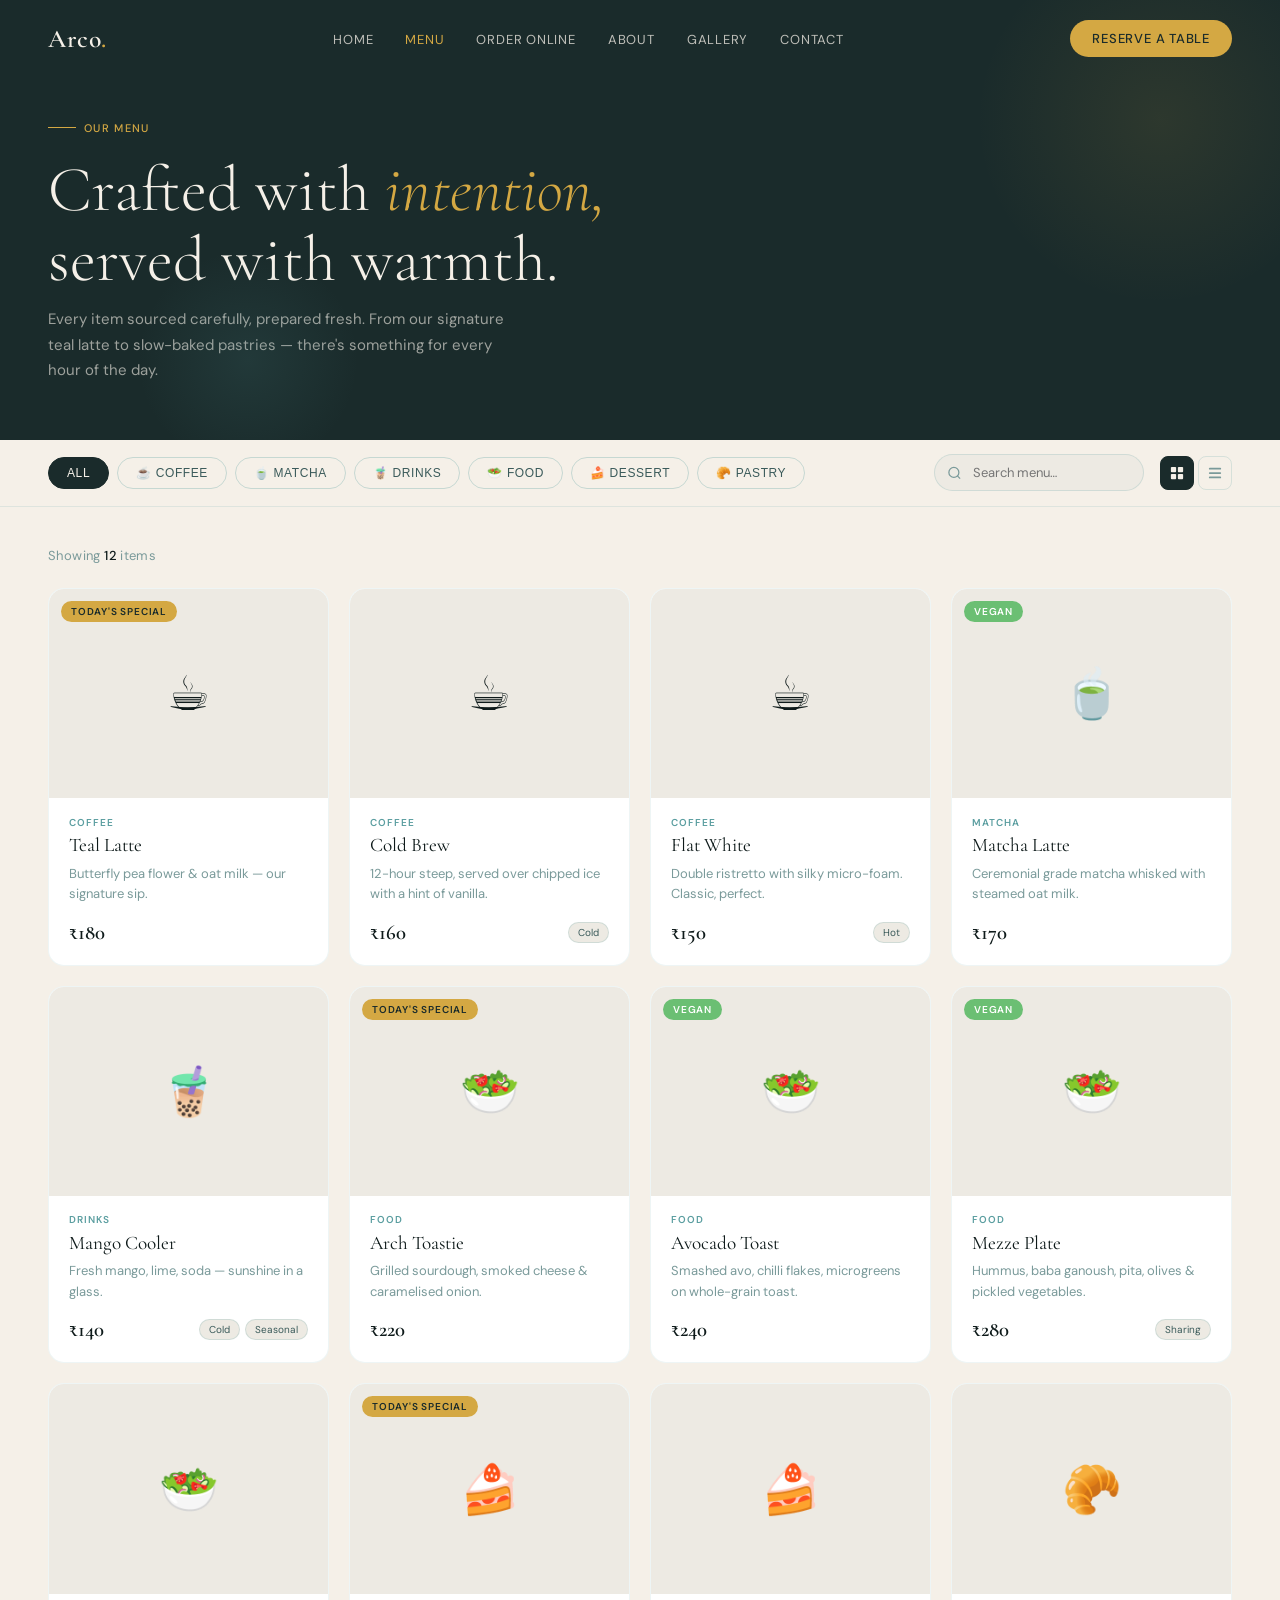
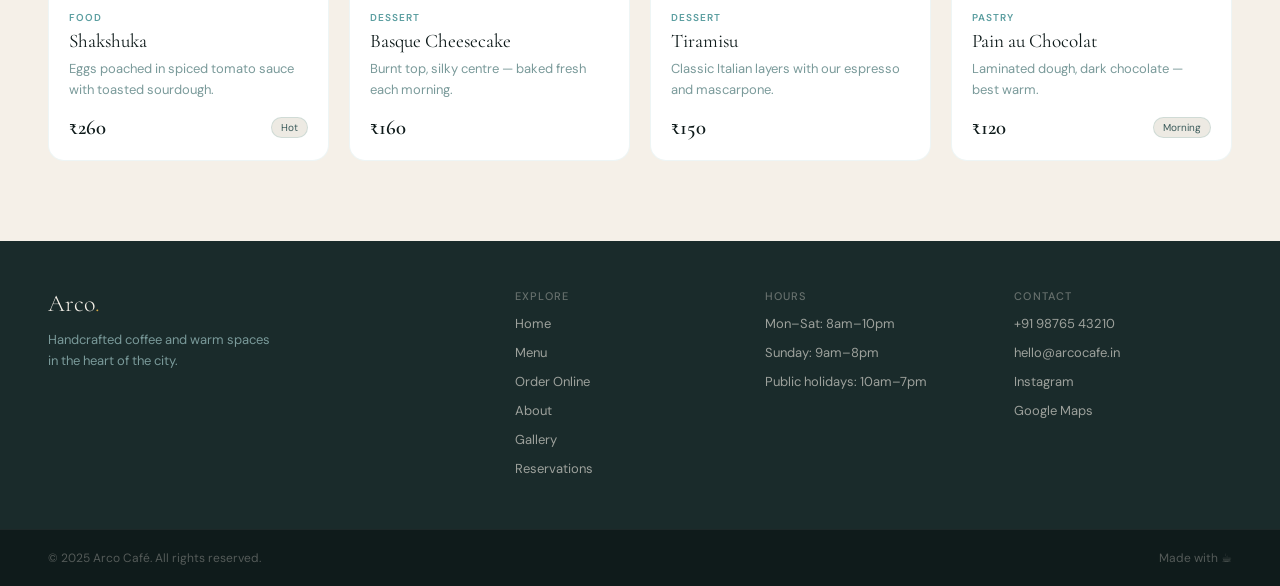
<file: menu.html>
<!DOCTYPE html>
<html lang="en">

<head>
    <meta charset="UTF-8" />
    <meta name="viewport" content="width=device-width, initial-scale=1.0" />
    <title>Menu — Arco Café</title>
    <link rel="preconnect" href="https://fonts.googleapis.com" />
    <link rel="preconnect" href="https://fonts.gstatic.com" crossorigin />
    <link
        href="https://fonts.googleapis.com/css2?family=Cormorant+Garamond:ital,wght@0,300;0,400;0,600;1,300;1,400&family=DM+Sans:wght@300;400;500&display=swap"
        rel="stylesheet" />
    <link rel="stylesheet" href="style.css" />

</head>

<body>

    <!-- NAV -->
    <nav id="navbar">
        <a href="index.html" class="nav-logo">Arco<span>.</span></a>
        <ul class="nav-links">
            <li><a href="index.html">Home</a></li>
            <li><a href="menu.html" class="active">Menu</a></li>
            <li><a href="order.html">Order Online</a></li>
            <li><a href="index.html#about">About</a></li>
            <li><a href="gallery.html">Gallery</a></li>
            <li><a href="index.html#contact">Contact</a></li>
        </ul>
        <a href="reservation.html" class="nav-cta">Reserve a Table</a>
        <div class="hamburger" onclick="openDrawer()">
            <span></span><span></span><span></span>
        </div>
    </nav>

    <!-- MOBILE DRAWER -->
    <div class="drawer-overlay" id="drawerOverlay" onclick="closeDrawer()"></div>
    <div class="drawer" id="drawer">
        <button class="drawer-close" onclick="closeDrawer()">✕</button>
        <a href="index.html" onclick="closeDrawer()">Home</a>
        <a href="menu.html" onclick="closeDrawer()">Menu</a>
        <a href="order.html" onclick="closeDrawer()">Order Online</a>
        <a href="index.html#about" onclick="closeDrawer()">About</a>
        <a href="gallery.html" onclick="closeDrawer()">Gallery</a>
        <a href="index.html#contact" onclick="closeDrawer()">Contact</a>
        <a href="reservation.html" onclick="closeDrawer()" style="color:var(--gold);margin-top:1rem;">Reserve a Table
            →</a>
    </div>

    <!-- HERO -->
    <section class="menu-hero">
        <div class="hero-eyebrow">Our Menu</div>
        <h1>Crafted with <em>intention,</em><br>served with warmth.</h1>
        <p>Every item sourced carefully, prepared fresh. From our signature teal latte to slow-baked pastries — there's
            something for every hour of the day.</p>
    </section>

    <!-- STICKY TOOLBAR -->
    <div class="toolbar" id="toolbar">
        <!-- Category pills (populated by JS) -->
        <div class="cat-scroll" id="catScroll">
            <button class="cat-pill active" data-cat="All" onclick="filterCat('All', this)">All</button>
        </div>

        <!-- Search -->
        <div class="search-wrap">
            <svg class="search-icon" width="15" height="15" viewBox="0 0 24 24" fill="none" stroke="currentColor"
                stroke-width="2">
                <circle cx="11" cy="11" r="8" />
                <path d="m21 21-4.35-4.35" />
            </svg>
            <input class="search-input" id="searchInput" type="search" placeholder="Search menu…" autocomplete="off"
                oninput="debounceSearch()" />
        </div>

        <!-- Grid / List toggle -->
        <div class="view-toggle">
            <button class="view-btn active" id="btnGrid" onclick="setView('grid')" title="Grid view">
                <svg width="14" height="14" viewBox="0 0 16 16" fill="currentColor">
                    <rect x="1" y="1" width="6" height="6" rx="1" />
                    <rect x="9" y="1" width="6" height="6" rx="1" />
                    <rect x="1" y="9" width="6" height="6" rx="1" />
                    <rect x="9" y="9" width="6" height="6" rx="1" />
                </svg>
            </button>
            <button class="view-btn" id="btnList" onclick="setView('list')" title="List view">
                <svg width="14" height="14" viewBox="0 0 16 16" fill="currentColor">
                    <rect x="1" y="2" width="14" height="2" rx="1" />
                    <rect x="1" y="7" width="14" height="2" rx="1" />
                    <rect x="1" y="12" width="14" height="2" rx="1" />
                </svg>
            </button>
        </div>
    </div>

    <!-- MENU BODY -->
    <main class="menu-body">
        <!-- Results bar -->
        <div class="results-bar" id="resultsBar" style="display:none;">
            <div class="results-count" id="resultsCount"></div>
        </div>

        <!-- Skeleton loader (cards injected by JS on load) -->
        <div class="skeleton" id="skeleton"></div>

        <!-- Grid view -->
        <div class="menu-grid" id="menuGrid" style="display:none;"></div>

        <!-- List view -->
        <div class="menu-list" id="menuList" style="display:none;"></div>

        <!-- Empty state -->
        <div class="empty-state" id="emptyState">
            <div class="empty-icon">☕</div>
            <div class="empty-title">Nothing found</div>
            <div class="empty-sub">Try a different search or browse all categories.</div>
        </div>
    </main>

    <!-- FOOTER -->
    <footer id="contact">
        <div>
            <div class="footer-logo">Arco<span>.</span></div>
            <p class="footer-tagline">Handcrafted coffee and warm spaces<br>in the heart of the city.</p>
        </div>
        <div class="footer-col">
            <div class="footer-col-title">Explore</div>
            <a href="index.html">Home</a>
            <a href="menu.html">Menu</a>
            <a href="order.html">Order Online</a>
            <a href="index.html#about">About</a>
            <a href="gallery.html">Gallery</a>
            <a href="reservation.html">Reservations</a>
        </div>
        <div class="footer-col">
            <div class="footer-col-title">Hours</div>
            <a>Mon–Sat: 8am–10pm</a>
            <a>Sunday: 9am–8pm</a>
            <a>Public holidays: 10am–7pm</a>
        </div>
        <div class="footer-col">
            <div class="footer-col-title">Contact</div>
            <a href="tel:+919876543210">+91 98765 43210</a>
            <a href="mailto:hello@arcocafe.in">hello@arcocafe.in</a>
            <a href="#">Instagram</a>
            <a href="#">Google Maps</a>
        </div>
    </footer>
    <div class="footer-bottom">
        <span>© 2025 Arco Café. All rights reserved.</span>
        <span>Made with ☕</span>
    </div>

    <script src="app.js"></script>
    <script>
        // ── STATE ──────────────────────────────────────────────
        let allItems = [];
        let currentCat = 'All';
        let currentView = 'grid';
        let searchTimer = null;

        // ── CATEGORY EMOJI MAP ─────────────────────────────────
        const EMOJI = {
            Coffee: '☕', Drinks: '🧋', Matcha: '🍵',
            Food: '🥗', Breakfast: '🥐', Lunch: '🥪',
            Dessert: '🍰', Desserts: '🍰', Pastry: '🥐',
            Seasonal: '🌿', Default: '🍽️',
        };
        function emoji(cat) { return EMOJI[cat] || EMOJI.Default; }

        // ── INIT ───────────────────────────────────────────────
        window.addEventListener('load', loadMenu);

        // Toolbar elevation on scroll
        const toolbar = document.getElementById('toolbar');
        window.addEventListener('scroll', () => {
            toolbar.classList.toggle('elevated', window.scrollY > 160);
        }, { passive: true });

        // ── LOAD MENU FROM GAS ─────────────────────────────────
        async function loadMenu() {
            showSkeleton();
            if (!GAS_URL || GAS_URL === 'YOUR_GAS_WEB_APP_URL_HERE') {
                loadFallback(); return;
            }
            try {
                const res = await fetch(`${GAS_URL}?action=menu`);
                const data = await res.json();
                if (data.items && data.items.length) {
                    allItems = data.items;
                    buildCategoryPills(data.categories || []);
                } else {
                    loadFallback();
                }
            } catch { loadFallback(); }
            finally { hideSkeleton(); render(); }
        }

        // ── FALLBACK DATA ──────────────────────────────────────
        function loadFallback() {
            allItems = [
                { name: 'Teal Latte', category: 'Coffee', price: '180', description: 'Butterfly pea flower & oat milk — our signature sip.', is_special: 'true', tags: 'Vegan,Signature', image_url: '' },
                { name: 'Cold Brew', category: 'Coffee', price: '160', description: '12-hour steep, served over chipped ice with a hint of vanilla.', tags: 'Cold', image_url: '' },
                { name: 'Flat White', category: 'Coffee', price: '150', description: 'Double ristretto with silky micro-foam. Classic, perfect.', tags: 'Hot', image_url: '' },
                { name: 'Matcha Latte', category: 'Matcha', price: '170', description: 'Ceremonial grade matcha whisked with steamed oat milk.', tags: 'Vegan', image_url: '' },
                { name: 'Mango Cooler', category: 'Drinks', price: '140', description: 'Fresh mango, lime, soda — sunshine in a glass.', tags: 'Cold,Seasonal', image_url: '' },
                { name: 'Arch Toastie', category: 'Food', price: '220', description: 'Grilled sourdough, smoked cheese & caramelised onion.', is_special: 'true', tags: 'Bestseller', image_url: '' },
                { name: 'Avocado Toast', category: 'Food', price: '240', description: 'Smashed avo, chilli flakes, microgreens on whole-grain toast.', tags: 'Vegan', image_url: '' },
                { name: 'Mezze Plate', category: 'Food', price: '280', description: 'Hummus, baba ganoush, pita, olives & pickled vegetables.', tags: 'Sharing,Vegan', image_url: '' },
                { name: 'Shakshuka', category: 'Food', price: '260', description: 'Eggs poached in spiced tomato sauce with toasted sourdough.', tags: 'Hot', image_url: '' },
                { name: 'Basque Cheesecake', category: 'Dessert', price: '160', description: 'Burnt top, silky centre — baked fresh each morning.', is_special: 'true', tags: 'Signature', image_url: '' },
                { name: 'Tiramisu', category: 'Dessert', price: '150', description: 'Classic Italian layers with our espresso and mascarpone.', tags: '', image_url: '' },
                { name: 'Pain au Chocolat', category: 'Pastry', price: '120', description: 'Laminated dough, dark chocolate — best warm.', tags: 'Morning', image_url: '' },
            ];
            const cats = [...new Set(allItems.map(i => i.category))];
            buildCategoryPills(cats);
        }

        // ── CATEGORY PILLS ─────────────────────────────────────
        function buildCategoryPills(cats) {
            const scroll = document.getElementById('catScroll');
            // Keep the "All" pill, add rest
            cats.forEach(cat => {
                const btn = document.createElement('button');
                btn.className = 'cat-pill';
                btn.dataset.cat = cat;
                btn.textContent = `${emoji(cat)} ${cat}`;
                btn.onclick = () => filterCat(cat, btn);
                scroll.appendChild(btn);
            });
        }

        function filterCat(cat, btn) {
            currentCat = cat;
            document.querySelectorAll('.cat-pill').forEach(p => p.classList.remove('active'));
            btn.classList.add('active');
            render();
        }

        // ── SEARCH ─────────────────────────────────────────────
        function debounceSearch() {
            clearTimeout(searchTimer);
            searchTimer = setTimeout(render, 220);
        }

        // ── VIEW TOGGLE ────────────────────────────────────────
        function setView(view) {
            currentView = view;
            document.getElementById('btnGrid').classList.toggle('active', view === 'grid');
            document.getElementById('btnList').classList.toggle('active', view === 'list');
            render();
        }

        // ── FILTER ITEMS ───────────────────────────────────────
        function getFiltered() {
            const q = (document.getElementById('searchInput').value || '').toLowerCase().trim();
            return allItems.filter(item => {
                const catMatch = currentCat === 'All' || item.category === currentCat;
                const searchMatch = !q ||
                    item.name.toLowerCase().includes(q) ||
                    (item.description || '').toLowerCase().includes(q) ||
                    (item.category || '').toLowerCase().includes(q);
                return catMatch && searchMatch;
            });
        }

        // ── RENDER ─────────────────────────────────────────────
        function render() {
            const items = getFiltered();
            const grid = document.getElementById('menuGrid');
            const list = document.getElementById('menuList');
            const empty = document.getElementById('emptyState');
            const bar = document.getElementById('resultsBar');
            const count = document.getElementById('resultsCount');

            // Results count
            bar.style.display = 'flex';
            count.innerHTML = `Showing <span>${items.length}</span> item${items.length !== 1 ? 's' : ''}`;

            // Empty state
            empty.classList.toggle('show', items.length === 0);

            if (currentView === 'grid') {
                grid.style.display = items.length ? 'grid' : 'none';
                list.style.display = 'none';
                grid.innerHTML = items.map((item, i) => cardHTML(item, i)).join('');
            } else {
                list.style.display = items.length ? 'flex' : 'none';
                grid.style.display = 'none';
                list.innerHTML = renderListView(items);
            }
        }

        // ── CARD HTML (grid) ───────────────────────────────────
        function cardHTML(item, idx) {
            const tags = (item.tags || '').split(',').map(t => t.trim()).filter(Boolean);
            const isSpecial = item.is_special === 'true' || item.is_special === true;
            const isVeg = tags.includes('Vegan') || tags.includes('Vegetarian');
            const isNew = tags.includes('New');

            const badge = isSpecial
                ? `<span class="card-badge badge-special">Today's Special</span>`
                : isNew ? `<span class="card-badge badge-new">New</span>`
                    : isVeg ? `<span class="card-badge badge-veg">Vegan</span>` : '';

            const imgHTML = item.image_url
                ? `<img src="${item.image_url}" alt="${item.name}" loading="lazy" />`
                : `<span class="card-emoji">${emoji(item.category)}</span>`;

            const visibleTags = tags.filter(t => !['Vegan', 'Vegetarian', 'Signature', 'Bestseller', 'New'].includes(t)).slice(0, 2);

            return `
  <article class="menu-card" style="animation-delay:${idx * 60}ms">
    <div class="card-img">
      ${imgHTML}
      ${badge}
    </div>
    <div class="card-body">
      <div class="card-category">${item.category}</div>
      <div class="card-name">${item.name}</div>
      <div class="card-desc">${item.description || ''}</div>
      <div class="card-footer">
        <div>
          <span class="card-price">₹${item.price}</span>
          ${item.original_price ? `<span class="card-price-orig">₹${item.original_price}</span>` : ''}
        </div>
        <div class="card-tags">
          ${visibleTags.map(t => `<span class="card-tag">${t}</span>`).join('')}
        </div>
      </div>
    </div>
  </article>`;
        }

        // ── LIST HTML ──────────────────────────────────────────
        function renderListView(items) {
            // Group by category
            const groups = {};
            items.forEach(item => {
                if (!groups[item.category]) groups[item.category] = [];
                groups[item.category].push(item);
            });

            return Object.entries(groups).map(([cat, catItems]) => `
    <div class="list-section-head">${emoji(cat)} ${cat}</div>
    ${catItems.map((item, i) => listItemHTML(item, i)).join('')}
  `).join('');
        }

        function listItemHTML(item, idx) {
            const isSpecial = item.is_special === 'true' || item.is_special === true;
            const tags = (item.tags || '').split(',').map(t => t.trim()).filter(Boolean);
            const isVeg = tags.includes('Vegan') || tags.includes('Vegetarian');

            const imgHTML = item.image_url
                ? `<img src="${item.image_url}" alt="${item.name}" loading="lazy" />`
                : `<span class="list-thumb-emoji">${emoji(item.category)}</span>`;

            return `
  <div class="list-item" style="animation-delay:${idx * 40}ms">
    <div class="list-thumb">${imgHTML}</div>
    <div class="list-info">
      <div class="list-name">${item.name}</div>
      <div class="list-desc">${item.description || ''}</div>
    </div>
    <div class="list-meta">
      <div class="list-price">₹${item.price}</div>
      <div class="list-badges">
        ${isSpecial ? `<span class="card-badge badge-special" style="position:static;font-size:9px;padding:2px 7px;">Special</span>` : ''}
        ${isVeg ? `<span class="card-badge badge-veg" style="position:static;font-size:9px;padding:2px 7px;">Vegan</span>` : ''}
      </div>
    </div>
  </div>`;
        }

        // ── SKELETON ───────────────────────────────────────────
        function showSkeleton() {
            const skel = document.getElementById('skeleton');
            skel.innerHTML = Array.from({ length: 6 }, () => `
    <div class="skel-card">
      <div class="skel-img"></div>
      <div class="skel-body">
        <div class="skel-line short"></div>
        <div class="skel-line mid"></div>
        <div class="skel-line"></div>
      </div>
    </div>`).join('');
            skel.style.display = 'grid';
        }

        function hideSkeleton() {
            document.getElementById('skeleton').style.display = 'none';
            document.getElementById('menuGrid').style.display = 'grid';
        }

        // ── DRAWER ─────────────────────────────────────────────
        function openDrawer() {
            document.getElementById('drawer').classList.add('open');
            document.getElementById('drawerOverlay').classList.add('open');
        }
        function closeDrawer() {
            document.getElementById('drawer').classList.remove('open');
            document.getElementById('drawerOverlay').classList.remove('open');
        }
    </script>
</body>

</html>
</file>
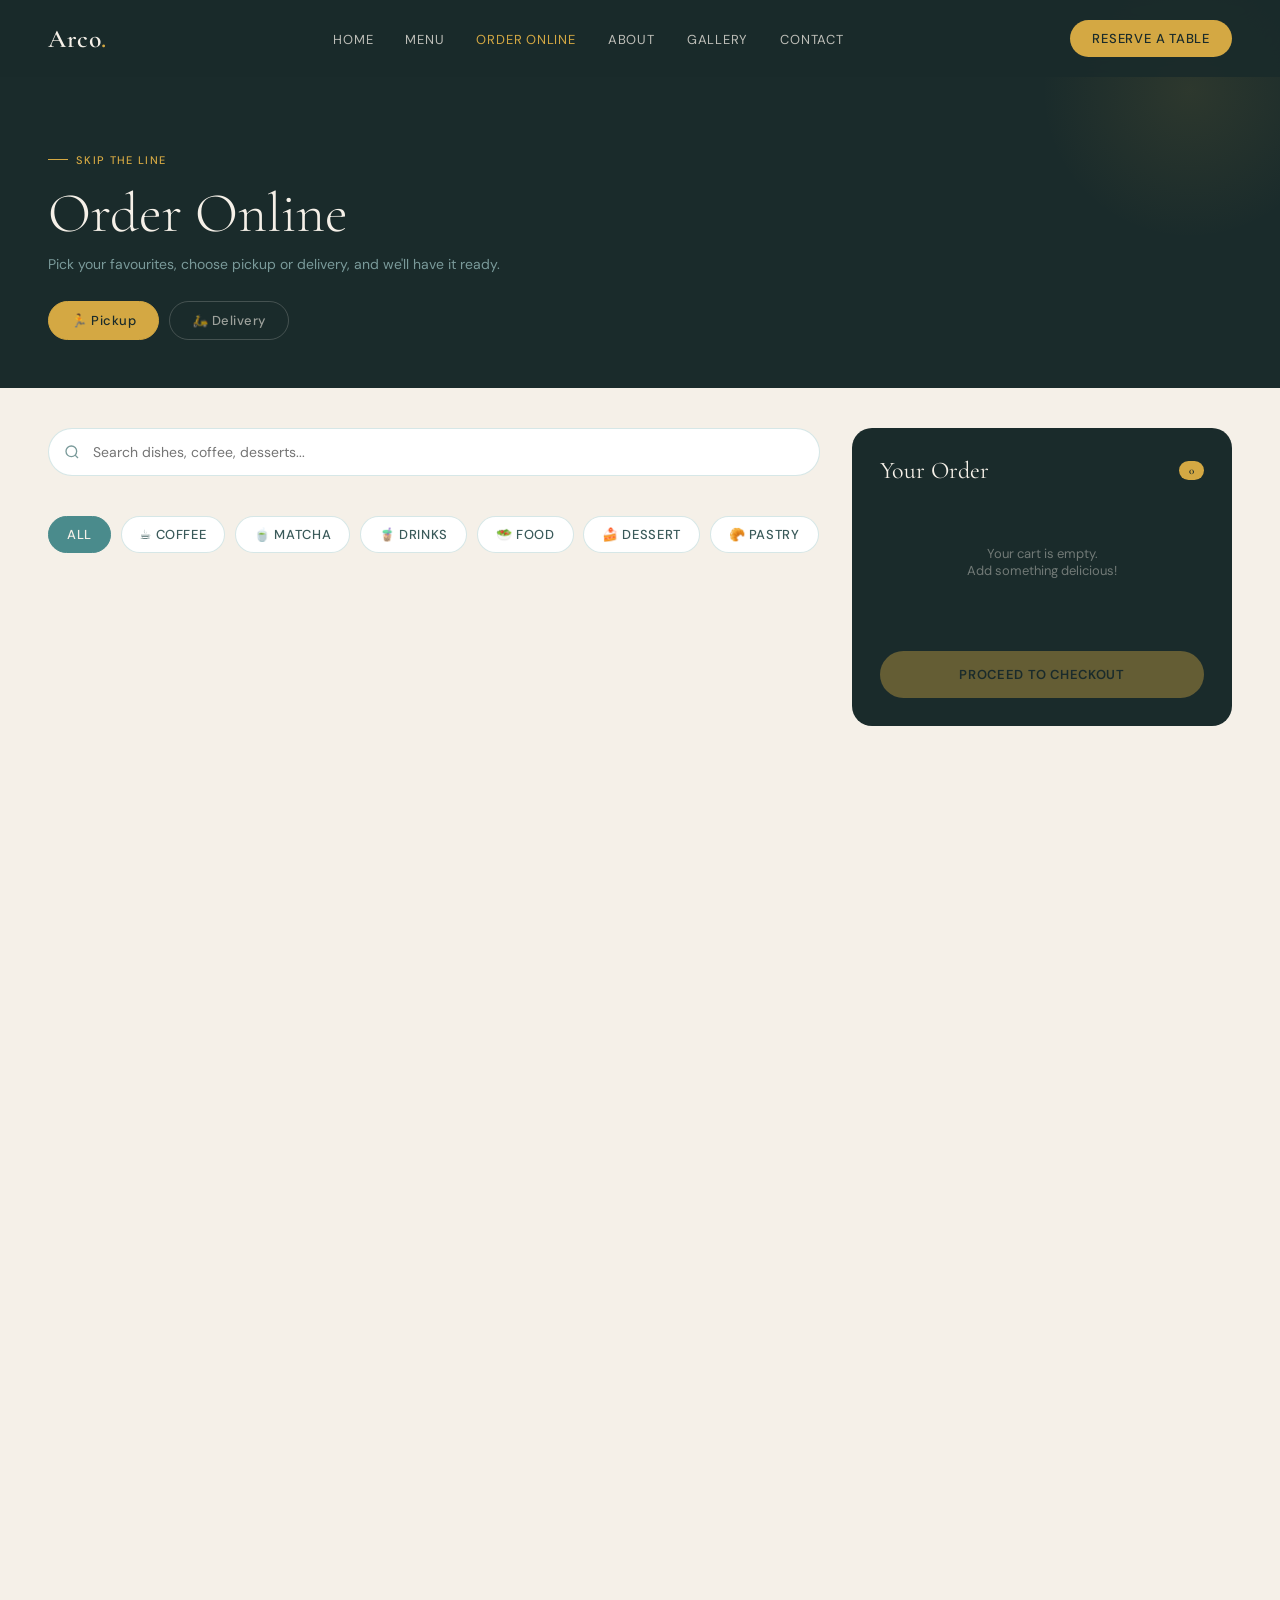
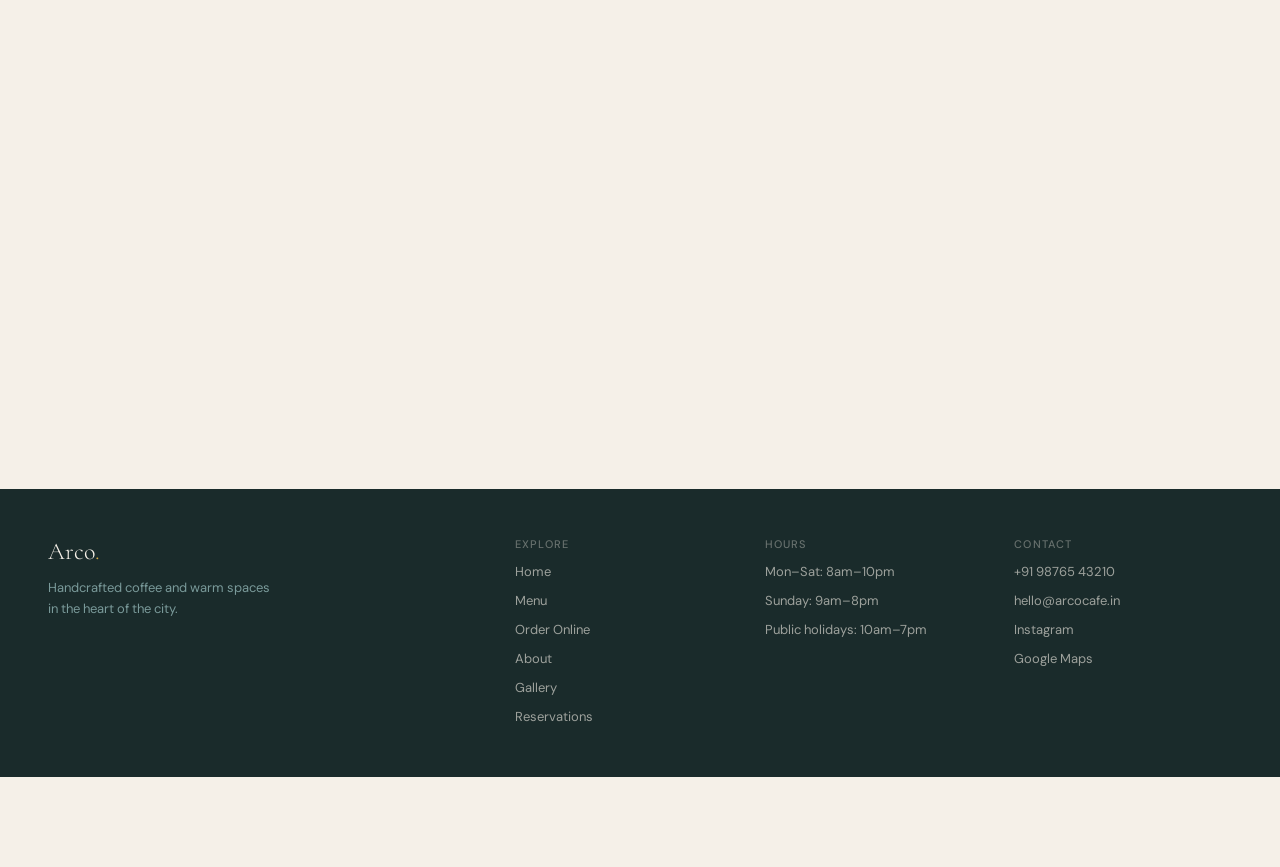
<file: order.html>
<!DOCTYPE html>
<html lang="en">
<head>
<meta charset="UTF-8" />
<meta name="viewport" content="width=device-width, initial-scale=1.0" />
<title>Order Online — Arco Café</title>
<link rel="preconnect" href="https://fonts.googleapis.com" />
<link rel="preconnect" href="https://fonts.gstatic.com" crossorigin />
<link href="https://fonts.googleapis.com/css2?family=Cormorant+Garamond:ital,wght@0,300;0,400;0,600;1,300;1,400&family=DM+Sans:wght@300;400;500&display=swap" rel="stylesheet" />
<link rel="stylesheet" href="style.css" />

<style>
*,*::before,*::after{box-sizing:border-box;margin:0;padding:0;}
body{padding-bottom:90px;}
button{font-family:inherit;cursor:pointer;border:none;background:none;}

/* ─── HERO ────────────────────────────────────────── */
.order-hero{background:var(--teal-bg);padding:9rem 3rem 3rem;position:relative;overflow:hidden;}
.order-hero::before{content:'';position:absolute;top:-60px;right:-60px;width:300px;height:300px;background:radial-gradient(circle,rgba(212,168,67,.1) 0%,transparent 70%);border-radius:50%;}
.section-label{display:inline-flex;align-items:center;gap:8px;font-size:11px;font-weight:500;letter-spacing:.12em;text-transform:uppercase;color:var(--gold);margin-bottom:.75rem;position:relative;z-index:1;}
.section-label::before{content:'';display:block;width:20px;height:1px;background:var(--gold);}
.order-hero h1{font-family:var(--font-display);font-size:clamp(2.25rem,4.5vw,3.5rem);font-weight:300;color:var(--cream);position:relative;z-index:1;}
.order-hero p{font-size:14px;color:var(--text-muted);margin-top:.5rem;max-width:480px;position:relative;z-index:1;}

/* ─── ORDER TYPE TOGGLE ───────────────────────────── */
.order-type-bar{display:flex;gap:.6rem;margin-top:1.75rem;position:relative;z-index:1;}
.order-type-btn{font-size:13px;font-weight:500;letter-spacing:.04em;padding:10px 22px;border-radius:50px;border:1px solid rgba(245,240,232,.2);color:rgba(245,240,232,.6);transition:.2s;display:flex;align-items:center;gap:6px;}
.order-type-btn.active{background:var(--gold);color:var(--teal-bg);border-color:var(--gold);}

/* ─── LAYOUT ──────────────────────────────────────── */
.order-layout{display:grid;grid-template-columns:1fr 380px;gap:2rem;padding:2.5rem 3rem;align-items:start;max-width:1500px;margin:0 auto;}

/* ─── CATEGORY PILLS ──────────────────────────────── */
.cat-scroll{display:flex;gap:.6rem;overflow-x:auto;padding-bottom:.5rem;margin-bottom:1.5rem;scrollbar-width:none;}
.cat-scroll::-webkit-scrollbar{display:none;}
.cat-pill{flex-shrink:0;font-size:13px;font-weight:500;padding:9px 18px;border-radius:50px;border:1px solid rgba(91,158,160,.25);color:var(--text-mid);background:#fff;transition:.2s;white-space:nowrap;}
.cat-pill.active{background:var(--teal-deep);color:var(--cream);border-color:var(--teal-deep);}
.cat-pill:hover:not(.active){border-color:var(--teal-deep);}

.search-row{margin-bottom:1.5rem;}
.search-box{position:relative;}
.search-box input{width:100%;padding:14px 18px 14px 44px;border-radius:50px;border:1px solid rgba(91,158,160,.25);background:#fff;font-size:14px;font-family:inherit;color:var(--text-dark);}
.search-box input:focus{outline:none;border-color:var(--teal-deep);}
.search-box svg{position:absolute;left:16px;top:50%;transform:translateY(-50%);color:var(--text-muted);}

/* ─── MENU GRID ───────────────────────────────────── */
.menu-grid{display:grid;grid-template-columns:repeat(auto-fill,minmax(240px,1fr));gap:1.1rem;}
.menu-card{background:#fff;border-radius:var(--radius-card);overflow:hidden;border:1px solid rgba(91,158,160,.12);transition:transform .25s var(--ease),box-shadow .25s;animation:cardIn .5s var(--ease) backwards;display:flex;flex-direction:column;}
@keyframes cardIn{from{opacity:0;transform:translateY(14px);}to{opacity:1;transform:translateY(0);}}
.menu-card:hover{transform:translateY(-3px);box-shadow:0 10px 28px rgba(14,36,37,.1);}
.card-img{aspect-ratio:4/3;background:linear-gradient(135deg,var(--teal-pale),var(--teal));display:flex;align-items:center;justify-content:center;position:relative;overflow:hidden;}
.card-img img{width:100%;height:100%;object-fit:cover;position:absolute;inset:0;}
.card-emoji{font-size:2.2rem;}
.card-badge{position:absolute;top:8px;left:8px;font-size:9px;font-weight:600;letter-spacing:.05em;text-transform:uppercase;padding:4px 9px;border-radius:20px;}
.badge-special{background:var(--gold);color:var(--teal-bg);}
.badge-veg{background:#4d8a52;color:#fff;}
.card-body{padding:1rem;display:flex;flex-direction:column;gap:.4rem;flex:1;}
.card-category{font-size:10px;letter-spacing:.08em;text-transform:uppercase;color:var(--text-muted);}
.card-name{font-family:var(--font-display);font-size:1.15rem;font-weight:500;color:var(--text-dark);}
.card-desc{font-size:11.5px;color:var(--text-muted);line-height:1.5;flex:1;}
.card-footer{display:flex;align-items:center;justify-content:space-between;margin-top:.4rem;}
.card-price{font-family:var(--font-display);font-size:1.25rem;font-weight:600;color:var(--teal-deep);}

/* ─── ADD TO CART BUTTON / STEPPER ────────────────── */
.add-btn{font-size:12px;font-weight:600;letter-spacing:.04em;text-transform:uppercase;color:#fff;background:var(--teal-deep);padding:8px 16px;border-radius:50px;transition:.2s;}
.add-btn:hover{background:var(--teal);}
.qty-stepper{display:flex;align-items:center;gap:10px;background:var(--teal-deep);border-radius:50px;padding:4px 6px;}
.qty-stepper button{width:24px;height:24px;border-radius:50%;background:rgba(255,255,255,.15);color:#fff;font-size:16px;line-height:1;display:flex;align-items:center;justify-content:center;transition:.15s;}
.qty-stepper button:hover{background:rgba(255,255,255,.3);}
.qty-stepper .qty-num{color:#fff;font-size:13px;font-weight:600;min-width:14px;text-align:center;}

.empty-state{display:none;text-align:center;padding:4rem 1rem;color:var(--text-muted);}
.empty-state.show{display:block;}
.empty-state .e-icon{font-size:2.5rem;margin-bottom:1rem;opacity:.5;}

/* ─── CART PANEL ──────────────────────────────────── */
.cart-panel{position:sticky;top:6.5rem;background:var(--teal-bg);border-radius:20px;padding:1.75rem;color:var(--cream);max-height:calc(100vh - 8rem);display:flex;flex-direction:column;}
.cart-title{font-family:var(--font-display);font-size:1.5rem;font-weight:400;display:flex;align-items:center;justify-content:space-between;margin-bottom:1.25rem;}
.cart-count{font-size:11px;background:var(--gold);color:var(--teal-bg);padding:3px 10px;border-radius:20px;font-weight:600;}
.cart-items{flex:1;overflow-y:auto;display:flex;flex-direction:column;gap:.9rem;margin-bottom:1rem;max-height:340px;}
.cart-items::-webkit-scrollbar{width:4px;}
.cart-items::-webkit-scrollbar-thumb{background:rgba(245,240,232,.2);border-radius:4px;}
.cart-empty{text-align:center;padding:2.5rem 1rem;color:rgba(245,240,232,.4);font-size:13px;}
.cart-item{display:flex;gap:.7rem;align-items:flex-start;animation:itemIn .3s var(--ease);}
@keyframes itemIn{from{opacity:0;transform:translateX(10px);}to{opacity:1;transform:translateX(0);}}
.cart-item-name{font-size:13px;font-weight:500;color:var(--cream);}
.cart-item-price{font-size:11px;color:rgba(245,240,232,.5);margin-top:1px;}
.cart-item-right{margin-left:auto;display:flex;flex-direction:column;align-items:flex-end;gap:.4rem;}
.cart-item-total{font-size:13px;font-weight:600;color:var(--gold);}
.mini-stepper{display:flex;align-items:center;gap:8px;}
.mini-stepper button{width:20px;height:20px;border-radius:50%;background:rgba(245,240,232,.1);color:var(--cream);font-size:13px;display:flex;align-items:center;justify-content:center;}
.mini-stepper button:hover{background:rgba(245,240,232,.2);}
.mini-stepper .mq{font-size:12px;min-width:12px;text-align:center;}

.cart-divider{border-top:1px solid rgba(245,240,232,.1);margin:.75rem 0;}
.cart-row{display:flex;justify-content:space-between;font-size:13px;color:rgba(245,240,232,.7);margin-bottom:.5rem;}
.cart-row.total{font-family:var(--font-display);font-size:1.3rem;color:var(--cream);font-weight:500;margin-top:.5rem;}
.cart-row.total span:last-child{color:var(--gold);}

.checkout-btn{margin-top:1rem;width:100%;background:var(--gold);color:var(--teal-bg);font-size:13px;font-weight:600;letter-spacing:.05em;text-transform:uppercase;padding:15px;border-radius:50px;transition:.2s;}
.checkout-btn:hover{background:#e8bc5a;}
.checkout-btn:disabled{opacity:.4;cursor:not-allowed;}

/* ─── MOBILE STICKY CART BAR ──────────────────────── */
.mobile-cart-bar{display:none;position:fixed;bottom:0;left:0;right:0;z-index:90;background:var(--teal-bg);padding:1rem 1.25rem;align-items:center;justify-content:space-between;box-shadow:0 -4px 20px rgba(0,0,0,.15);}
.mobile-cart-info{color:var(--cream);}
.mobile-cart-info .mc-count{font-size:11px;color:rgba(245,240,232,.6);}
.mobile-cart-info .mc-total{font-family:var(--font-display);font-size:1.25rem;color:var(--gold);}
.mobile-cart-btn{background:var(--gold);color:var(--teal-bg);font-size:13px;font-weight:600;text-transform:uppercase;padding:12px 24px;border-radius:50px;}

/* ─── CHECKOUT MODAL ──────────────────────────────── */
.modal-overlay{display:none;position:fixed;inset:0;z-index:400;background:rgba(10,26,26,.65);backdrop-filter:blur(6px);align-items:center;justify-content:center;padding:1.5rem;}
.modal-overlay.open{display:flex;}
.modal-box{background:var(--cream);border-radius:20px;max-width:460px;width:100%;max-height:88vh;overflow-y:auto;padding:2rem;position:relative;animation:modalIn .35s var(--ease);}
@keyframes modalIn{from{opacity:0;transform:scale(.94) translateY(10px);}to{opacity:1;transform:scale(1) translateY(0);}}
.modal-close{position:absolute;top:1.25rem;right:1.25rem;font-size:18px;color:var(--text-muted);width:30px;height:30px;border-radius:50%;display:flex;align-items:center;justify-content:center;transition:.2s;}
.modal-close:hover{background:rgba(91,158,160,.1);}
.modal-title{font-family:var(--font-display);font-size:1.75rem;font-weight:400;color:var(--text-dark);margin-bottom:.4rem;}
.modal-sub{font-size:13px;color:var(--text-muted);margin-bottom:1.5rem;}

.form-group{margin-bottom:1.1rem;}
.form-label{font-size:11px;font-weight:600;letter-spacing:.05em;text-transform:uppercase;color:var(--text-mid);margin-bottom:.4rem;display:block;}
.form-input,.form-textarea,.form-select{width:100%;padding:12px 14px;border-radius:10px;border:1px solid rgba(91,158,160,.25);background:#fff;font-size:14px;font-family:inherit;color:var(--text-dark);}
.form-input:focus,.form-textarea:focus,.form-select:focus{outline:none;border-color:var(--teal-deep);}
.form-textarea{resize:vertical;min-height:60px;}
.form-row{display:grid;grid-template-columns:1fr 1fr;gap:.75rem;}
.field-error{font-size:11px;color:#c0392b;margin-top:.3rem;display:none;}
.field-error.show{display:block;}
.form-input.error{border-color:#c0392b;}

.order-summary-mini{background:rgba(91,158,160,.07);border-radius:12px;padding:1rem;margin:1rem 0;font-size:13px;}
.osm-row{display:flex;justify-content:space-between;padding:.25rem 0;color:var(--text-mid);}
.osm-row.total{font-weight:600;color:var(--text-dark);border-top:1px solid rgba(91,158,160,.15);margin-top:.5rem;padding-top:.5rem;}

.submit-order-btn{width:100%;background:var(--teal-deep);color:#fff;font-size:14px;font-weight:600;letter-spacing:.04em;text-transform:uppercase;padding:15px;border-radius:50px;transition:.2s;display:flex;align-items:center;justify-content:center;gap:8px;}
.submit-order-btn:hover{background:var(--teal);}
.submit-order-btn:disabled{opacity:.6;cursor:not-allowed;}
.spinner{width:16px;height:16px;border:2px solid rgba(255,255,255,.3);border-top-color:#fff;border-radius:50%;animation:spin .7s linear infinite;display:none;}
.spinner.show{display:inline-block;}
@keyframes spin{to{transform:rotate(360deg);}}

/* ─── SUCCESS STATE ───────────────────────────────── */
.success-box{text-align:center;padding:1rem 0;}
.success-icon{width:70px;height:70px;border-radius:50%;background:var(--teal-pale);display:flex;align-items:center;justify-content:center;margin:0 auto 1.25rem;font-size:2rem;color:var(--teal-deep);animation:popIn .5s var(--ease);}
@keyframes popIn{0%{transform:scale(0);}70%{transform:scale(1.1);}100%{transform:scale(1);}}
.success-box h3{font-family:var(--font-display);font-size:1.5rem;font-weight:500;color:var(--text-dark);margin-bottom:.5rem;}
.success-box p{font-size:13px;color:var(--text-muted);margin-bottom:1.5rem;line-height:1.6;}
.order-id-chip{display:inline-block;background:var(--teal-bg);color:var(--gold);font-family:var(--font-display);font-size:1.1rem;padding:8px 22px;border-radius:50px;margin-bottom:1.5rem;letter-spacing:.05em;}
.success-close-btn{background:var(--teal-deep);color:#fff;font-size:13px;font-weight:600;text-transform:uppercase;padding:13px 32px;border-radius:50px;}

/* ─── TOAST ───────────────────────────────────────── */
.toast{position:fixed;bottom:100px;left:50%;transform:translateX(-50%) translateY(20px);background:var(--teal-bg);color:var(--cream);font-size:13px;padding:12px 24px;border-radius:50px;opacity:0;transition:.3s var(--ease);z-index:500;pointer-events:none;display:flex;align-items:center;gap:8px;box-shadow:0 8px 24px rgba(0,0,0,.2);}
.toast.show{opacity:1;transform:translateX(-50%) translateY(0);}

/* ─── RESPONSIVE ──────────────────────────────────── */
@media (max-width:980px){
  .order-layout{grid-template-columns:1fr;padding:1.5rem;}
  .cart-panel{display:none;}
  .mobile-cart-bar{display:flex;}
  body{padding-bottom:0;}
}
@media (max-width:900px){
  nav{padding:1rem 1.5rem;}
  .nav-links,.nav-cta{display:none;}
  .hamburger{display:flex;}
  .order-hero{padding:8rem 1.5rem 2rem;}
}
@media (max-width:560px){
  .menu-grid{grid-template-columns:repeat(2,1fr);gap:.7rem;}
  .card-name{font-size:1rem;}
  .form-row{grid-template-columns:1fr;}
}
@media (prefers-reduced-motion: reduce){*,*::before,*::after{animation-duration:.01ms !important;transition-duration:.01ms !important;}}
</style>
</head>
<body>

<!-- NAV -->
<nav id="navbar" class="scrolled">
  <a href="index.html" class="nav-logo">Arco<span>.</span></a>
  <ul class="nav-links">
    <li><a href="index.html">Home</a></li>
    <li><a href="menu.html">Menu</a></li>
    <li><a href="order.html" class="active">Order Online</a></li>
    <li><a href="index.html#about">About</a></li>
    <li><a href="gallery.html">Gallery</a></li>
    <li><a href="index.html#contact">Contact</a></li>
  </ul>
  <a href="reservation.html" class="nav-cta">Reserve a Table</a>
  <div class="hamburger" onclick="openDrawer()"><span></span><span></span><span></span></div>
</nav>

<div class="drawer-overlay" id="drawerOverlay" onclick="closeDrawer()"></div>
<div class="drawer" id="drawer">
  <button class="drawer-close" onclick="closeDrawer()">✕</button>
  <a href="index.html" onclick="closeDrawer()">Home</a>
  <a href="menu.html" onclick="closeDrawer()">Menu</a>
  <a href="order.html" onclick="closeDrawer()">Order Online</a>
  <a href="index.html#about" onclick="closeDrawer()">About</a>
  <a href="gallery.html" onclick="closeDrawer()">Gallery</a>
  <a href="index.html#contact" onclick="closeDrawer()">Contact</a>
  <a href="reservation.html" onclick="closeDrawer()" style="color:var(--gold);margin-top:1rem;">Reserve a Table →</a>
</div>

<!-- HERO -->
<section class="order-hero">
  <div class="section-label">Skip the line</div>
  <h1>Order Online</h1>
  <p>Pick your favourites, choose pickup or delivery, and we'll have it ready.</p>
  <div class="order-type-bar">
    <button class="order-type-btn active" data-type="Pickup" onclick="setOrderType('Pickup', this)">🏃 Pickup</button>
    <button class="order-type-btn" data-type="Delivery" onclick="setOrderType('Delivery', this)">🛵 Delivery</button>
  </div>
</section>

<!-- LAYOUT -->
<div class="order-layout">

  <!-- MENU SIDE -->
  <div>
    <div class="search-row">
      <div class="search-box">
        <svg width="16" height="16" viewBox="0 0 24 24" fill="none" stroke="currentColor" stroke-width="2"><circle cx="11" cy="11" r="8"/><path d="m21 21-4.35-4.35"/></svg>
        <input type="text" id="searchInput" placeholder="Search dishes, coffee, desserts..." oninput="debounceSearch()" />
      </div>
    </div>

    <div class="cat-scroll" id="catScroll">
      <button class="cat-pill active" data-cat="All" onclick="filterCat('All', this)">All</button>
    </div>

    <div class="menu-grid" id="menuGrid"></div>
    <div class="empty-state" id="emptyState">
      <div class="e-icon">🔍</div>
      <div>No items match your search. Try another keyword.</div>
    </div>
  </div>

  <!-- CART PANEL (desktop) -->
  <aside class="cart-panel">
    <div class="cart-title">
      Your Order
      <span class="cart-count" id="cartCount">0</span>
    </div>
    <div class="cart-items" id="cartItems">
      <div class="cart-empty">Your cart is empty.<br>Add something delicious!</div>
    </div>
    <div id="cartSummary" style="display:none;">
      <div class="cart-divider"></div>
      <div class="cart-row"><span>Subtotal</span><span id="cartSubtotal">₹0</span></div>
      <div class="cart-row"><span id="deliveryLabel">Delivery fee</span><span id="cartDelivery">₹0</span></div>
      <div class="cart-row total"><span>Total</span><span id="cartTotal">₹0</span></div>
    </div>
    <button class="checkout-btn" id="checkoutBtn" disabled onclick="openCheckout()">Proceed to Checkout</button>
  </aside>
</div>

<!-- MOBILE STICKY CART BAR -->
<div class="mobile-cart-bar" id="mobileCartBar">
  <div class="mobile-cart-info">
    <div class="mc-count" id="mcCount">0 items</div>
    <div class="mc-total" id="mcTotal">₹0</div>
  </div>
  <button class="mobile-cart-btn" onclick="openCheckout()">View Cart →</button>
</div>

<!-- CHECKOUT MODAL -->
<div class="modal-overlay" id="checkoutModal">
  <div class="modal-box" id="modalBox">
    <!-- FORM STATE -->
    <div id="formState">
      <button class="modal-close" onclick="closeCheckout()">✕</button>
      <div class="modal-title">Almost there</div>
      <div class="modal-sub" id="modalSub">A few details and we'll get cooking.</div>

      <div class="order-summary-mini" id="checkoutSummary"></div>

      <form id="orderForm" onsubmit="return submitOrder(event)">
        <div class="form-group">
          <label class="form-label">Full Name</label>
          <input type="text" class="form-input" id="custName" required />
          <div class="field-error" id="errName">Please enter your name.</div>
        </div>
        <div class="form-row">
          <div class="form-group">
            <label class="form-label">Phone Number</label>
            <input type="tel" class="form-input" id="custPhone" placeholder="98765 43210" required />
            <div class="field-error" id="errPhone">Enter a valid 10-digit number.</div>
          </div>
          <div class="form-group">
            <label class="form-label">Email (optional)</label>
            <input type="email" class="form-input" id="custEmail" />
          </div>
        </div>
        <div class="form-group" id="addressGroup" style="display:none;">
          <label class="form-label">Delivery Address</label>
          <textarea class="form-textarea" id="custAddress" placeholder="House no, street, landmark..."></textarea>
          <div class="field-error" id="errAddress">Address is required for delivery.</div>
        </div>
        <div class="form-group">
          <label class="form-label">Special Instructions (optional)</label>
          <textarea class="form-textarea" id="custNote" placeholder="Less spicy, no onions, etc."></textarea>
        </div>

        <button type="submit" class="submit-order-btn" id="submitBtn">
          <span class="spinner" id="submitSpinner"></span>
          <span id="submitBtnText">Place Order</span>
        </button>
      </form>
    </div>

    <!-- SUCCESS STATE -->
    <div id="successState" style="display:none;">
      <div class="success-box">
        <div class="success-icon">✓</div>
        <h3>Order placed!</h3>
        <p id="successMsg">We've received your order and we're getting started right away.</p>
        <div class="order-id-chip" id="orderIdChip">#ARC-0000</div>
        <div>
          <button class="success-close-btn" onclick="closeCheckout()">Done</button>
        </div>
      </div>
    </div>
  </div>
</div>

<!-- TOAST -->
<div class="toast" id="toast"></div>

<!-- FOOTER -->
<footer id="contact">
  <div>
    <div class="footer-logo">Arco<span>.</span></div>
    <p class="footer-tagline">Handcrafted coffee and warm spaces<br>in the heart of the city.</p>
  </div>
  <div class="footer-col">
    <div class="footer-col-title">Explore</div>
    <a href="index.html">Home</a>
    <a href="menu.html">Menu</a>
    <a href="order.html">Order Online</a>
    <a href="index.html#about">About</a>
    <a href="gallery.html">Gallery</a>
    <a href="reservation.html">Reservations</a>
  </div>
  <div class="footer-col">
    <div class="footer-col-title">Hours</div>
    <a>Mon–Sat: 8am–10pm</a>
    <a>Sunday: 9am–8pm</a>
    <a>Public holidays: 10am–7pm</a>
  </div>
  <div class="footer-col">
    <div class="footer-col-title">Contact</div>
    <a href="tel:+919876543210">+91 98765 43210</a>
    <a href="mailto:hello@arcocafe.in">hello@arcocafe.in</a>
    <a href="#">Instagram</a>
    <a href="#">Google Maps</a>
  </div>
</footer>

<script src="app.js"></script>
<script>
/* ─── STATE ───────────────────────────────────────── */
let allItems = [];
let currentCat = 'All';
let searchTimer = null;
let orderType = 'Pickup';
const DELIVERY_FEE = 40;
const cart = {}; // { itemKey: { name, price, category, qty } }

/* ─── NAV DRAWER ──────────────────────────────────── */
function openDrawer(){document.getElementById('drawer').classList.add('open');document.getElementById('drawerOverlay').classList.add('open');}
function closeDrawer(){document.getElementById('drawer').classList.remove('open');document.getElementById('drawerOverlay').classList.remove('open');}

/* ─── ORDER TYPE ──────────────────────────────────── */
function setOrderType(type, btn){
  orderType = type;
  document.querySelectorAll('.order-type-btn').forEach(b=>b.classList.remove('active'));
  btn.classList.add('active');
  document.getElementById('deliveryLabel').textContent = type === 'Delivery' ? 'Delivery fee' : 'Pickup';
  document.getElementById('addressGroup').style.display = type === 'Delivery' ? 'block' : 'none';
  renderCartSummary();
}

/* ─── EMOJI MAP ───────────────────────────────────── */
function emoji(cat){
  const map = {Coffee:'☕',Drinks:'🧋',Food:'🥗',Dessert:'🍰',Desserts:'🍰',Matcha:'🍵',Pastry:'🥐'};
  return map[cat] || '🍽️';
}

/* ─── LOAD MENU ───────────────────────────────────── */
async function loadMenu(){
  if (GAS_URL && GAS_URL !== 'YOUR_GAS_WEB_APP_URL_HERE') {
    try {
      const res = await fetch(`${GAS_URL}?action=menu`);
      const data = await res.json();
      if (data.items && data.items.length) { allItems = data.items.filter(i => i.is_available !== 'false' && i.is_available !== false); buildCats(); render(); return; }
    } catch {}
  }
  allItems = [
    { id:'1', name:'Teal Latte', category:'Coffee', price:'180', description:'Butterfly pea flower & oat milk.', tags:'Signature', is_special:'true' },
    { id:'2', name:'Cold Brew', category:'Coffee', price:'160', description:'12-hour steep, served over ice.', tags:'Cold' },
    { id:'3', name:'Flat White', category:'Coffee', price:'150', description:'Double ristretto, silky micro-foam.', tags:'Hot' },
    { id:'4', name:'Matcha Latte', category:'Matcha', price:'170', description:'Ceremonial grade, oat milk.', tags:'Vegan' },
    { id:'5', name:'Mango Cooler', category:'Drinks', price:'140', description:'Fresh mango, lime, soda.', tags:'Cold' },
    { id:'6', name:'Arch Toastie', category:'Food', price:'220', description:'Grilled sourdough, smoked cheese.', tags:'Bestseller', is_special:'true' },
    { id:'7', name:'Avocado Toast', category:'Food', price:'240', description:'Smashed avo, chilli, microgreens.', tags:'Vegan' },
    { id:'8', name:'Shakshuka', category:'Food', price:'260', description:'Eggs poached in spiced tomato.', tags:'Hot' },
    { id:'9', name:'Basque Cheesecake', category:'Dessert', price:'160', description:'Burnt top, silky centre.', tags:'Signature', is_special:'true' },
    { id:'10', name:'Tiramisu', category:'Dessert', price:'150', description:'Espresso & mascarpone layers.', tags:'' },
    { id:'11', name:'Pain au Chocolat', category:'Pastry', price:'120', description:'Laminated dough, dark chocolate.', tags:'Morning' },
  ];
  buildCats();
  render();
}

function buildCats(){
  const cats = [...new Set(allItems.map(i=>i.category))];
  const scroll = document.getElementById('catScroll');
  cats.forEach(cat=>{
    const btn = document.createElement('button');
    btn.className = 'cat-pill';
    btn.dataset.cat = cat;
    btn.textContent = `${emoji(cat)} ${cat}`;
    btn.onclick = () => filterCat(cat, btn);
    scroll.appendChild(btn);
  });
}

function filterCat(cat, btn){
  currentCat = cat;
  document.querySelectorAll('.cat-pill').forEach(p=>p.classList.remove('active'));
  btn.classList.add('active');
  render();
}

function debounceSearch(){
  clearTimeout(searchTimer);
  searchTimer = setTimeout(render, 200);
}

function getFiltered(){
  const q = (document.getElementById('searchInput').value || '').toLowerCase().trim();
  return allItems.filter(item=>{
    const catMatch = currentCat === 'All' || item.category === currentCat;
    const searchMatch = !q || item.name.toLowerCase().includes(q) || (item.description||'').toLowerCase().includes(q);
    return catMatch && searchMatch;
  });
}

/* ─── RENDER MENU ─────────────────────────────────── */
function render(){
  const items = getFiltered();
  const grid = document.getElementById('menuGrid');
  const empty = document.getElementById('emptyState');
  empty.classList.toggle('show', items.length === 0);
  grid.style.display = items.length ? 'grid' : 'none';

  grid.innerHTML = items.map((item, i) => {
    const tags = (item.tags||'').split(',').map(t=>t.trim()).filter(Boolean);
    const isSpecial = item.is_special === 'true' || item.is_special === true;
    const isVeg = tags.includes('Vegan') || tags.includes('Vegetarian');
    const badge = isSpecial ? `<span class="card-badge badge-special">Special</span>` : isVeg ? `<span class="card-badge badge-veg">Vegan</span>` : '';
    const imgHTML = item.image_url ? `<img src="${item.image_url}" alt="${item.name}" loading="lazy" />` : `<span class="card-emoji">${emoji(item.category)}</span>`;
    const key = item.id || item.name;
    const qty = cart[key] ? cart[key].qty : 0;

    return `
    <article class="menu-card" style="animation-delay:${i*50}ms">
      <div class="card-img">${imgHTML}${badge}</div>
      <div class="card-body">
        <div class="card-category">${item.category}</div>
        <div class="card-name">${item.name}</div>
        <div class="card-desc">${item.description||''}</div>
        <div class="card-footer">
          <span class="card-price">₹${item.price}</span>
          <div id="ctrl-${key}">
            ${qty > 0 ? stepperHTML(key, qty) : `<button class="add-btn" onclick="addToCart('${key}', '${escapeStr(item.name)}', ${item.price}, '${item.category}')">Add</button>`}
          </div>
        </div>
      </div>
    </article>`;
  }).join('');
}

function escapeStr(s){ return String(s).replace(/'/g, "\\'"); }

function stepperHTML(key, qty){
  return `
    <div class="qty-stepper">
      <button onclick="decQty('${key}')">−</button>
      <span class="qty-num">${qty}</span>
      <button onclick="incQty('${key}')">+</button>
    </div>`;
}

/* ─── CART LOGIC ──────────────────────────────────── */
function addToCart(key, name, price, category){
  cart[key] = { name, price: Number(price), category, qty: 1 };
  updateCardControl(key);
  renderCart();
  showToast(`${name} added to cart`);
}
function incQty(key){
  cart[key].qty++;
  updateCardControl(key);
  renderCart();
}
function decQty(key){
  cart[key].qty--;
  if (cart[key].qty <= 0) delete cart[key];
  updateCardControl(key);
  renderCart();
}
function updateCardControl(key){
  const el = document.getElementById(`ctrl-${key}`);
  if (!el) return;
  if (cart[key]) {
    el.innerHTML = stepperHTML(key, cart[key].qty);
  } else {
    const item = allItems.find(i => (i.id||i.name) === key);
    if (item) el.innerHTML = `<button class="add-btn" onclick="addToCart('${key}', '${escapeStr(item.name)}', ${item.price}, '${item.category}')">Add</button>`;
  }
}

function getCartArray(){ return Object.entries(cart).map(([key, v]) => ({ key, ...v })); }
function getSubtotal(){ return getCartArray().reduce((s, i) => s + i.price * i.qty, 0); }

function renderCart(){
  const arr = getCartArray();
  const itemsEl = document.getElementById('cartItems');
  const countEl = document.getElementById('cartCount');
  const checkoutBtn = document.getElementById('checkoutBtn');
  const totalCount = arr.reduce((s,i)=>s+i.qty,0);

  countEl.textContent = totalCount;
  checkoutBtn.disabled = totalCount === 0;

  if (arr.length === 0) {
    itemsEl.innerHTML = `<div class="cart-empty">Your cart is empty.<br>Add something delicious!</div>`;
    document.getElementById('cartSummary').style.display = 'none';
  } else {
    itemsEl.innerHTML = arr.map(i => `
      <div class="cart-item">
        <div>
          <div class="cart-item-name">${i.name}</div>
          <div class="cart-item-price">₹${i.price} each</div>
        </div>
        <div class="cart-item-right">
          <div class="cart-item-total">₹${i.price * i.qty}</div>
          <div class="mini-stepper">
            <button onclick="decQty('${i.key}');render();">−</button>
            <span class="mq">${i.qty}</span>
            <button onclick="incQty('${i.key}');render();">+</button>
          </div>
        </div>
      </div>
    `).join('');
    document.getElementById('cartSummary').style.display = 'block';
  }
  renderCartSummary();
  renderMobileBar(totalCount);
}

function renderCartSummary(){
  const subtotal = getSubtotal();
  const delivery = orderType === 'Delivery' && subtotal > 0 ? DELIVERY_FEE : 0;
  document.getElementById('cartSubtotal').textContent = `₹${subtotal}`;
  document.getElementById('cartDelivery').textContent = delivery > 0 ? `₹${delivery}` : 'Free';
  document.getElementById('cartTotal').textContent = `₹${subtotal + delivery}`;
}

function renderMobileBar(totalCount){
  const bar = document.getElementById('mobileCartBar');
  const subtotal = getSubtotal();
  document.getElementById('mcCount').textContent = `${totalCount} item${totalCount!==1?'s':''}`;
  document.getElementById('mcTotal').textContent = `₹${subtotal}`;
  bar.style.display = totalCount > 0 ? 'flex' : 'none';
}

/* ─── TOAST ───────────────────────────────────────── */
let toastTimer;
function showToast(msg){
  const t = document.getElementById('toast');
  t.textContent = msg;
  t.classList.add('show');
  clearTimeout(toastTimer);
  toastTimer = setTimeout(()=>t.classList.remove('show'), 1800);
}

/* ─── CHECKOUT MODAL ──────────────────────────────── */
function openCheckout(){
  if (getCartArray().length === 0) return;
  document.getElementById('formState').style.display = 'block';
  document.getElementById('successState').style.display = 'none';
  document.getElementById('modalSub').textContent = orderType === 'Delivery'
    ? "A few details and we'll get it delivered."
    : "A few details and we'll get cooking.";
  renderCheckoutSummary();
  document.getElementById('checkoutModal').classList.add('open');
}
function closeCheckout(){
  document.getElementById('checkoutModal').classList.remove('open');
}

function renderCheckoutSummary(){
  const arr = getCartArray();
  const subtotal = getSubtotal();
  const delivery = orderType === 'Delivery' && subtotal > 0 ? DELIVERY_FEE : 0;
  const summary = document.getElementById('checkoutSummary');
  summary.innerHTML = `
    ${arr.map(i => `<div class="osm-row"><span>${i.qty} × ${i.name}</span><span>₹${i.price*i.qty}</span></div>`).join('')}
    <div class="osm-row"><span>${orderType}</span><span>${delivery > 0 ? '₹'+delivery : 'Free'}</span></div>
    <div class="osm-row total"><span>Total</span><span>₹${subtotal + delivery}</span></div>
  `;
}

/* ─── FORM VALIDATION + SUBMIT ────────────────────── */
function validatePhone(v){ return /^[6-9]\d{9}$/.test(v.replace(/\D/g,'').slice(-10)); }

async function submitOrder(e){
  e.preventDefault();
  let valid = true;

  const name = document.getElementById('custName').value.trim();
  const phone = document.getElementById('custPhone').value.trim();
  const email = document.getElementById('custEmail').value.trim();
  const address = document.getElementById('custAddress').value.trim();
  const note = document.getElementById('custNote').value.trim();

  document.getElementById('errName').classList.toggle('show', !name);
  document.getElementById('custName').classList.toggle('error', !name);
  if (!name) valid = false;

  const phoneOk = validatePhone(phone);
  document.getElementById('errPhone').classList.toggle('show', !phoneOk);
  document.getElementById('custPhone').classList.toggle('error', !phoneOk);
  if (!phoneOk) valid = false;

  if (orderType === 'Delivery') {
    document.getElementById('errAddress').classList.toggle('show', !address);
    if (!address) valid = false;
  }

  if (!valid) return false;

  const arr = getCartArray();
  const subtotal = getSubtotal();
  const delivery = orderType === 'Delivery' ? DELIVERY_FEE : 0;
  const total = subtotal + delivery;

  const payload = {
    action: 'order',
    customer_name: name,
    phone, email,
    address: orderType === 'Delivery' ? address : '',
    note,
    order_type: orderType,
    items: arr.map(i => ({ item_id: i.key, item_name: i.name, qty: i.qty, unit_price: i.price, subtotal: i.price * i.qty })),
    total,
  };

  const btn = document.getElementById('submitBtn');
  const spinner = document.getElementById('submitSpinner');
  const btnText = document.getElementById('submitBtnText');
  btn.disabled = true;
  spinner.classList.add('show');
  btnText.textContent = 'Placing order...';

  let orderId = 'ARC-' + Math.floor(1000 + Math.random()*9000);

  try {
    if (GAS_URL && GAS_URL !== 'YOUR_GAS_WEB_APP_URL_HERE') {
      const res = await fetch(GAS_URL, {
        method: 'POST',
        headers: { 'Content-Type': 'text/plain' },
        body: JSON.stringify(payload),
      });
      const data = await res.json();
      if (data.order_id) orderId = data.order_id;
    }
    showSuccess(orderId, total);
    clearCart();
  } catch (err) {
    showToast("Couldn't place order — please try again.");
  } finally {
    btn.disabled = false;
    spinner.classList.remove('show');
    btnText.textContent = 'Place Order';
  }
  return false;
}

function showSuccess(orderId, total){
  document.getElementById('formState').style.display = 'none';
  document.getElementById('successState').style.display = 'block';
  document.getElementById('orderIdChip').textContent = `#${orderId}`;
  document.getElementById('successMsg').textContent = orderType === 'Delivery'
    ? `Your order of ₹${total} is on its way to you shortly.`
    : `Your order of ₹${total} will be ready for pickup shortly.`;
}

function clearCart(){
  Object.keys(cart).forEach(k => delete cart[k]);
  renderCart();
  render();
  document.getElementById('orderForm').reset();
}

/* ─── INIT ────────────────────────────────────────── */
loadMenu();
renderCart();
</script>
</body>
</html>
</file>
<file: style.css>
/* ═══════════════════════════════════════════════════════════════
   ARCO CAFÉ — Shared Stylesheet
   Used by: index.html, menu.html
   ───────────────────────────────────────────────────────────────
   Color palette (cafe interior inspired):
     Primary    --teal       #5B9EA0   teal walls
     Deep bg    --teal-bg    #1A2B2B   dark ceiling
     Accent     --gold       #D4A843   golden pendant lights / LED
     Surface    --cream      #F5F0E8   cream/white floor tiles
     Wood       --wood       #C8A97A   table tops
     Chair      --teal-deep  #4A8B8C   teal chairs (slightly deeper)
     Arch white --arch-white #EDEAE3   alcove walls
   ═══════════════════════════════════════════════════════════════ */

/* ─── TOKENS ─────────────────────────────────────────────────── */
:root {
  --teal: #5B9EA0;
  /* Primary — teal walls */
  --teal-deep: #4A8B8C;
  /* Chair — teal chairs, slightly deeper */
  --teal-pale: #C8E6E7;
  --teal-bg: #1A2B2B;
  /* Deep bg — dark ceiling */
  --gold: #D4A843;
  /* Accent warm — golden pendant lights / LED strips */
  --gold-pale: #F5E6C0;
  --cream: #F5F0E8;
  /* Surface — cream/white floor tiles */
  --arch-white: #EDEAE3;
  /* White arch — alcove walls */
  --wood: #C8A97A;
  /* Wood — table tops */
  --text-dark: #0E1A1A;
  --text-mid: #3A5A5A;
  --text-muted: #7A9A9A;

  --font-display: 'Cormorant Garamond', Georgia, serif;
  --font-body: 'DM Sans', system-ui, sans-serif;

  --ease: cubic-bezier(0.22, 1, 0.36, 1);
  --radius-card: 16px;
}

/* ─── RESET ──────────────────────────────────────────────────── */
*,
*::before,
*::after {
  box-sizing: border-box;
  margin: 0;
  padding: 0;
}

html {
  scroll-behavior: smooth;
}

body {
  font-family: var(--font-body);
  background: var(--cream);
  color: var(--text-dark);
  overflow-x: hidden;
}

img {
  display: block;
  max-width: 100%;
}

a {
  text-decoration: none;
  color: inherit;
}

/* ═══════════════════════════════════════════════════════════════
   NAV  (shared by index.html + menu.html)
   index.html toggles the .scrolled class on scroll for a transparent
   → solid transition. menu.html keeps the solid bar permanently —
   both are supported by the same markup below.
   ═══════════════════════════════════════════════════════════════ */
nav {
  position: fixed;
  top: 0;
  left: 0;
  right: 0;
  z-index: 100;
  display: flex;
  align-items: center;
  justify-content: space-between;
  padding: 1.25rem 3rem;
  transition: background 0.4s var(--ease), backdrop-filter 0.4s;
}

nav.scrolled,
body.menu-page nav {
  background: rgba(26, 43, 43, 0.88);
  backdrop-filter: blur(16px);
  -webkit-backdrop-filter: blur(16px);
}

.nav-logo {
  font-family: var(--font-display);
  font-size: 1.6rem;
  font-weight: 600;
  color: var(--cream);
  letter-spacing: 0.02em;
}

.nav-logo span {
  color: var(--gold);
}

.nav-links {
  display: flex;
  gap: 2rem;
  list-style: none;
}

.nav-links a {
  font-size: 13px;
  font-weight: 400;
  letter-spacing: 0.06em;
  color: rgba(245, 240, 232, 0.75);
  text-transform: uppercase;
  transition: color 0.2s;
}

.nav-links a:hover,
.nav-links a.active {
  color: var(--gold);
}

.nav-cta {
  font-size: 13px;
  font-weight: 500;
  letter-spacing: 0.06em;
  text-transform: uppercase;
  color: var(--teal-bg);
  background: var(--gold);
  padding: 10px 22px;
  border-radius: 50px;
  transition: background 0.2s, transform 0.2s;
  white-space: nowrap;
}

.nav-cta:hover {
  background: #e8bc5a;
  transform: translateY(-1px);
}

.hamburger {
  display: none;
  flex-direction: column;
  gap: 5px;
  cursor: pointer;
}

.hamburger span {
  display: block;
  width: 22px;
  height: 2px;
  background: var(--cream);
  border-radius: 2px;
  transition: 0.3s;
}

/* ─── MOBILE DRAWER (menu.html style: overlay + slide-in panel) ── */
.drawer-overlay {
  display: none;
  position: fixed;
  inset: 0;
  z-index: 200;
  background: rgba(10, 26, 26, 0.6);
  backdrop-filter: blur(4px);
}

.drawer-overlay.open {
  display: block;
}

.drawer {
  position: fixed;
  top: 0;
  right: -100%;
  width: 280px;
  height: 100%;
  background: var(--teal-bg);
  z-index: 300;
  padding: 5rem 2rem 2rem;
  display: flex;
  flex-direction: column;
  gap: 1.5rem;
  transition: right 0.4s var(--ease);
}

.drawer.open {
  right: 0;
}

.drawer a {
  font-size: 15px;
  letter-spacing: 0.06em;
  text-transform: uppercase;
  color: rgba(245, 240, 232, 0.75);
  padding: 0.5rem 0;
  border-bottom: 0.5px solid rgba(255, 255, 255, 0.08);
  transition: color 0.2s;
}

.drawer a:hover {
  color: var(--gold);
}

.drawer-close {
  position: absolute;
  top: 1.5rem;
  right: 1.5rem;
  font-size: 22px;
  color: var(--cream);
  cursor: pointer;
  background: none;
  border: none;
}

/* ─── MOBILE NAV DRAWER (index.html style: full-screen panel) ──── */
.mobile-drawer {
  position: fixed;
  inset: 0;
  z-index: 200;
  display: flex;
  flex-direction: column;
  background: var(--teal-bg);
  padding: 2rem;
  transform: translateX(-100%);
  transition: transform 0.4s var(--ease);
}

.mobile-drawer.open {
  transform: translateX(0);
}

.drawer-top {
  display: flex;
  justify-content: space-between;
  align-items: center;
  margin-bottom: 3rem;
}

.drawer-links {
  list-style: none;
  display: flex;
  flex-direction: column;
  gap: 1.5rem;
}

.drawer-links a {
  font-family: var(--font-display);
  font-size: 2rem;
  font-weight: 300;
  color: var(--cream);
  transition: color 0.2s;
}

.drawer-links a:hover {
  color: var(--gold);
}

.drawer-cta {
  margin-top: 3rem;
}

/* ═══════════════════════════════════════════════════════════════
   HOME PAGE — HERO
   ═══════════════════════════════════════════════════════════════ */
.hero {
  position: relative;
  height: 100svh;
  min-height: 600px;
  display: flex;
  align-items: center;
  overflow: hidden;
}

.hero-bg {
  position: absolute;
  inset: 0;
  background:
    linear-gradient(160deg, rgba(26, 43, 43, 0.88) 0%, rgba(26, 43, 43, 0.55) 55%, rgba(26, 43, 43, 0.75) 100%),
    url('https://images.unsplash.com/photo-1554118811-1e0d58224f24?w=1600&q=80') center/cover no-repeat;
  transform: scale(1.06);
  transition: transform 0.1s linear;
  will-change: transform;
}

/* Arch frame — the cafe's signature arched alcoves */
.hero-arch {
  position: absolute;
  right: 8vw;
  top: 50%;
  transform: translateY(-50%);
  width: min(320px, 36vw);
  aspect-ratio: 2/3;
  border: 1.5px solid rgba(212, 168, 67, 0.35);
  border-radius: 50% 50% 0 0 / 30% 30% 0 0;
  display: flex;
  align-items: flex-end;
  justify-content: center;
  padding-bottom: 1.5rem;
  overflow: hidden;
  opacity: 0;
  transform: translateY(-40%) translateX(30px);
  transition: opacity 0.9s var(--ease) 0.6s, transform 0.9s var(--ease) 0.6s;
}

.hero-arch.visible {
  opacity: 1;
  transform: translateY(-50%) translateX(0);
}

.hero-arch::before {
  content: '';
  position: absolute;
  inset: 0;
  background: linear-gradient(to bottom, rgba(91, 158, 160, 0.12), rgba(212, 168, 67, 0.08));
  border-radius: inherit;
}

.hero-arch-inner {
  position: absolute;
  inset: 8px;
  border: 0.5px solid rgba(212, 168, 67, 0.2);
  border-radius: 50% 50% 0 0 / 30% 30% 0 0;
}

.arch-led {
  position: absolute;
  bottom: 0;
  left: 10%;
  right: 10%;
  height: 3px;
  background: linear-gradient(90deg, transparent, var(--gold), transparent);
  filter: blur(4px);
  opacity: 0.7;
}

.hero-content {
  position: relative;
  z-index: 2;
  padding: 0 3rem;
  max-width: 620px;
  opacity: 0;
  transform: translateY(24px);
  transition: opacity 0.9s var(--ease) 0.2s, transform 0.9s var(--ease) 0.2s;
}

.hero-content.visible {
  opacity: 1;
  transform: translateY(0);
}

.hero-eyebrow {
  display: inline-flex;
  align-items: center;
  gap: 8px;
  font-size: 11px;
  font-weight: 500;
  letter-spacing: 0.12em;
  text-transform: uppercase;
  color: var(--gold);
  margin-bottom: 1.25rem;
}

.hero-eyebrow::before {
  content: '';
  display: block;
  width: 28px;
  height: 1px;
  background: var(--gold);
}

.hero-h1 {
  font-family: var(--font-display);
  font-size: clamp(3rem, 6vw, 5rem);
  font-weight: 300;
  line-height: 1.08;
  color: var(--cream);
  margin-bottom: 1.25rem;
}

.hero-h1 em {
  font-style: italic;
  color: var(--gold);
}

.hero-sub {
  font-size: 15px;
  line-height: 1.7;
  color: rgba(245, 240, 232, 0.7);
  max-width: 400px;
  margin-bottom: 2rem;
}

.hero-actions {
  display: flex;
  gap: 1rem;
  flex-wrap: wrap;
  align-items: center;
}

.btn-primary {
  font-size: 13px;
  font-weight: 500;
  letter-spacing: 0.06em;
  text-transform: uppercase;
  color: var(--teal-bg);
  background: var(--gold);
  padding: 14px 32px;
  border-radius: 50px;
  transition: background 0.2s, transform 0.2s;
}

.btn-primary:hover {
  background: #e8bc5a;
  transform: translateY(-2px);
}

.btn-ghost {
  font-size: 13px;
  font-weight: 400;
  letter-spacing: 0.06em;
  text-transform: uppercase;
  color: var(--cream);
  display: flex;
  align-items: center;
  gap: 6px;
  transition: color 0.2s;
}

.btn-ghost:hover {
  color: var(--gold);
}

.btn-ghost svg {
  transition: transform 0.2s;
}

.btn-ghost:hover svg {
  transform: translateX(3px);
}

.btn-teal {
  display: inline-flex;
  align-items: center;
  gap: 6px;
  font-size: 13px;
  font-weight: 500;
  letter-spacing: 0.06em;
  text-transform: uppercase;
  color: var(--cream);
  background: var(--teal-deep);
  padding: 12px 28px;
  border-radius: 50px;
  transition: background 0.2s, transform 0.2s;
}

.btn-teal:hover {
  background: var(--teal);
  transform: translateY(-2px);
}

.hero-scroll {
  position: absolute;
  bottom: 2rem;
  left: 3rem;
  display: flex;
  align-items: center;
  gap: 10px;
  font-size: 11px;
  letter-spacing: 0.1em;
  text-transform: uppercase;
  color: rgba(245, 240, 232, 0.45);
  z-index: 2;
  animation: scrollpulse 2.5s ease-in-out infinite;
}

.scroll-line {
  width: 40px;
  height: 1px;
  background: rgba(245, 240, 232, 0.3);
}

@keyframes scrollpulse {

  0%,
  100% {
    opacity: .45
  }

  50% {
    opacity: .85
  }
}

/* ─── TODAY'S SPECIALS ───────────────────────────────────────── */
.specials {
  padding: 5rem 3rem;
  background: var(--teal-bg);
  position: relative;
  overflow: hidden;
}

.specials::before {
  content: '';
  position: absolute;
  top: -60px;
  left: -60px;
  width: 300px;
  height: 300px;
  background: radial-gradient(circle, rgba(91, 158, 160, 0.15) 0%, transparent 70%);
  border-radius: 50%;
  pointer-events: none;
}

.specials::after {
  content: '';
  position: absolute;
  bottom: -80px;
  right: -80px;
  width: 400px;
  height: 400px;
  background: radial-gradient(circle, rgba(212, 168, 67, 0.08) 0%, transparent 70%);
  border-radius: 50%;
  pointer-events: none;
}

.section-label {
  display: inline-flex;
  align-items: center;
  gap: 8px;
  font-size: 11px;
  font-weight: 500;
  letter-spacing: 0.12em;
  text-transform: uppercase;
  color: var(--gold);
  margin-bottom: 0.75rem;
}

.section-label::before {
  content: '';
  display: block;
  width: 20px;
  height: 1px;
  background: var(--gold);
}

.section-title {
  font-family: var(--font-display);
  font-size: clamp(2rem, 4vw, 3rem);
  font-weight: 300;
  color: var(--cream);
  margin-bottom: 0.5rem;
}

.section-sub {
  font-size: 14px;
  color: var(--text-muted);
  margin-bottom: 3rem;
}

.specials-grid {
  display: grid;
  grid-template-columns: repeat(auto-fit, minmax(260px, 1fr));
  gap: 1.25rem;
}

.special-card {
  background: rgba(91, 158, 160, 0.08);
  border: 0.5px solid rgba(91, 158, 160, 0.2);
  border-radius: 16px;
  overflow: hidden;
  transition: border-color 0.25s, transform 0.25s var(--ease);
  opacity: 0;
  transform: translateY(20px);
  transition: opacity 0.6s var(--ease), transform 0.6s var(--ease), border-color 0.25s;
}

.special-card.visible {
  opacity: 1;
  transform: translateY(0);
}

.special-card:hover {
  border-color: rgba(212, 168, 67, 0.4);
  transform: translateY(-4px);
}

.special-img {
  position: relative;
  aspect-ratio: 4/3;
  background: var(--arch-white);
  display: flex;
  align-items: center;
  justify-content: center;
  overflow: hidden;
}

.special-img img {
  width: 100%;
  height: 100%;
  object-fit: cover;
}

.badge-today {
  position: absolute;
  top: 12px;
  left: 12px;
  font-size: 10px;
  font-weight: 600;
  letter-spacing: 0.08em;
  text-transform: uppercase;
  padding: 4px 10px;
  border-radius: 20px;
  background: var(--gold);
  color: var(--teal-bg);
}

.special-body {
  padding: 1.25rem;
}

.special-name {
  font-family: var(--font-display);
  font-size: 1.3rem;
  font-weight: 400;
  color: var(--cream);
  margin-bottom: 0.4rem;
}

.special-desc {
  font-size: 13px;
  line-height: 1.6;
  color: rgba(245, 240, 232, 0.55);
  margin-bottom: 1rem;
}

.special-footer {
  display: flex;
  align-items: center;
  justify-content: space-between;
}

.special-price {
  font-family: var(--font-display);
  font-size: 1.3rem;
  font-weight: 600;
  color: var(--gold);
}

.special-tag {
  font-size: 10px;
  letter-spacing: 0.06em;
  text-transform: uppercase;
  color: var(--teal-pale);
  border: 0.5px solid rgba(91, 158, 160, 0.4);
  padding: 3px 10px;
  border-radius: 20px;
}

/* Skeleton loaders used on homepage while specials load */
.skeleton {
  background: linear-gradient(90deg, rgba(91, 158, 160, 0.1) 25%, rgba(91, 158, 160, 0.2) 50%, rgba(91, 158, 160, 0.1) 75%);
  background-size: 200% 100%;
  animation: shimmer 1.4s infinite;
  border-radius: 6px;
}

@keyframes shimmer {
  to {
    background-position: -200% 0;
  }
}

/* ─── ABOUT STRIP ────────────────────────────────────────────── */
.about-strip {
  display: grid;
  grid-template-columns: 1fr 1fr;
  gap: 4rem;
  align-items: center;
  padding: 6rem 3rem;
  background: var(--cream);
}

.about-img-wrap {
  position: relative;
  opacity: 0;
  transform: translateX(-30px);
  transition: opacity 0.8s var(--ease), transform 0.8s var(--ease);
}

.about-img-wrap.visible {
  opacity: 1;
  transform: translateX(0);
}

.about-img-main {
  width: 100%;
}

.about-arch-accent {
  position: absolute;
  bottom: -1.5rem;
  right: -1.5rem;
  width: 50%;
  aspect-ratio: 1;
  max-width: 160px;
  border: 1.5px solid var(--gold);
  border-radius: 50% 50% 0 0 / 40% 40% 0 0;
  z-index: -1;
}

.about-text {
  opacity: 0;
  transform: translateX(30px);
  transition: opacity 0.8s var(--ease), transform 0.8s var(--ease);
}

.about-text.visible {
  opacity: 1;
  transform: translateX(0);
}

.about-body {
  font-size: 15px;
  line-height: 1.8;
  color: var(--text-mid);
  margin: 1.25rem 0 2rem;
  max-width: 480px;
}

.about-stats {
  display: flex;
  gap: 2.5rem;
  margin-bottom: 2rem;
}

.stat-num {
  font-family: var(--font-display);
  font-size: 2rem;
  font-weight: 600;
  color: var(--teal-deep);
}

.stat-label {
  font-size: 12px;
  color: var(--text-muted);
  letter-spacing: 0.04em;
}

/* ─── REVIEWS ────────────────────────────────────────────────── */
.reviews {
  padding: 5rem 3rem;
  background: var(--arch-white);
  overflow: hidden;
}

.reviews-track-wrap {
  overflow: hidden;
  margin-top: 3rem;
  position: relative;
}

.reviews-track-wrap::before,
.reviews-track-wrap::after {
  content: '';
  position: absolute;
  top: 0;
  bottom: 0;
  width: 80px;
  z-index: 2;
  pointer-events: none;
}

.reviews-track-wrap::before {
  left: 0;
  background: linear-gradient(to right, var(--arch-white), transparent);
}

.reviews-track-wrap::after {
  right: 0;
  background: linear-gradient(to left, var(--arch-white), transparent);
}

.reviews-track {
  display: flex;
  gap: 1.25rem;
  animation: marquee 28s linear infinite;
  width: max-content;
}

.reviews-track:hover {
  animation-play-state: paused;
}

@keyframes marquee {
  0% {
    transform: translateX(0)
  }

  100% {
    transform: translateX(-50%)
  }
}

.review-card {
  background: #fff;
  border-radius: 16px;
  border: 0.5px solid rgba(91, 158, 160, 0.15);
  padding: 1.5rem;
  width: 280px;
  flex-shrink: 0;
  box-shadow: 0 2px 16px rgba(91, 158, 160, 0.06);
}

.review-stars {
  color: var(--gold);
  font-size: 14px;
  margin-bottom: 0.75rem;
}

.review-text {
  font-size: 13px;
  line-height: 1.7;
  color: var(--text-mid);
  margin-bottom: 1rem;
  font-style: italic;
}

.review-author {
  display: flex;
  align-items: center;
  gap: 10px;
}

.review-avatar {
  width: 32px;
  height: 32px;
  border-radius: 50%;
  background: var(--teal-pale);
  display: flex;
  align-items: center;
  justify-content: center;
  font-size: 13px;
  font-weight: 500;
  color: var(--teal-deep);
  flex-shrink: 0;
}

.review-name {
  font-size: 12px;
  font-weight: 500;
  color: var(--text-dark);
}

.review-date {
  font-size: 11px;
  color: var(--text-muted);
}

/* ─── HOURS & LOCATION ───────────────────────────────────────── */
.info-bar {
  background: var(--teal-deep);
  display: grid;
  grid-template-columns: repeat(3, 1fr);
}

.info-item {
  padding: 2.5rem;
  border-right: 0.5px solid rgba(255, 255, 255, 0.1);
  display: flex;
  flex-direction: column;
  gap: 6px;
}

.info-item:last-child {
  border-right: none;
}

.info-label {
  font-size: 10px;
  font-weight: 500;
  letter-spacing: 0.12em;
  text-transform: uppercase;
  color: rgba(245, 240, 232, 0.45);
}

.info-value {
  font-family: var(--font-display);
  font-size: 1.2rem;
  font-weight: 400;
  color: var(--cream);
  line-height: 1.4;
}

.info-value small {
  display: block;
  font-size: 0.65em;
  color: rgba(245, 240, 232, 0.5);
}

/* ─── GALLERY STRIP ──────────────────────────────────────────── */
.gallery-strip {
  padding: 5rem 3rem;
  background: var(--cream);
}

.gallery-grid {
  display: grid;
  grid-template-columns: 2fr 1fr 1fr;
  grid-template-rows: auto auto;
  gap: 10px;
  margin-top: 3rem;
}

.gallery-item {
  border-radius: 12px;
  overflow: hidden;
  background: var(--teal-pale);
  position: relative;
  cursor: pointer;
}

.gallery-item:first-child {
  grid-row: span 2;
}

.gallery-item img,
.gallery-item .gallery-placeholder {
  width: 100%;
  height: 100%;
  object-fit: cover;
  min-height: 180px;
  display: block;
  transition: transform 0.5s var(--ease);
}

.gallery-item:hover img,
.gallery-item:hover .gallery-placeholder {
  transform: scale(1.04);
}

.gallery-placeholder {
  background: linear-gradient(135deg, var(--teal-pale), var(--teal));
  display: flex;
  align-items: center;
  justify-content: center;
  font-size: 2rem;
}

.gallery-overlay {
  position: absolute;
  inset: 0;
  background: rgba(26, 43, 43, 0);
  transition: background 0.3s;
  display: flex;
  align-items: center;
  justify-content: center;
}

.gallery-item:hover .gallery-overlay {
  background: rgba(26, 43, 43, 0.35);
}

.gallery-overlay-icon {
  color: white;
  font-size: 1.5rem;
  opacity: 0;
  transform: scale(0.8);
  transition: opacity 0.3s, transform 0.3s;
}

.gallery-item:hover .gallery-overlay-icon {
  opacity: 1;
  transform: scale(1);
}

.gallery-cta {
  text-align: center;
  margin-top: 2rem;
}

/* ─── CTA BANNER ─────────────────────────────────────────────── */
.cta-banner {
  position: relative;
  overflow: hidden;
  background: var(--teal-bg);
  padding: 5rem 3rem;
  text-align: center;
}

.cta-banner::before {
  content: '';
  position: absolute;
  top: 50%;
  left: 50%;
  transform: translate(-50%, -50%);
  width: 600px;
  height: 600px;
  background: radial-gradient(circle, rgba(212, 168, 67, 0.1) 0%, transparent 65%);
  border-radius: 50%;
  pointer-events: none;
}

/* Big italic arch shape as bg decor */
.cta-arch {
  position: absolute;
  left: 50%;
  top: 50%;
  transform: translate(-50%, -50%);
  width: 320px;
  height: 380px;
  border: 0.5px solid rgba(212, 168, 67, 0.12);
  border-radius: 50% 50% 0 0 / 30% 30% 0 0;
  pointer-events: none;
}

.cta-banner .section-title {
  color: var(--cream);
  font-size: clamp(2rem, 4vw, 3.25rem);
  position: relative;
  z-index: 1;
}

.cta-banner .section-sub {
  position: relative;
  z-index: 1;
  margin-bottom: 2rem;
}

.cta-actions {
  display: flex;
  gap: 1rem;
  justify-content: center;
  flex-wrap: wrap;
  position: relative;
  z-index: 1;
}

/* ═══════════════════════════════════════════════════════════════
   MENU PAGE — HERO
   ═══════════════════════════════════════════════════════════════ */
.menu-hero {
  background: var(--teal-bg);
  padding: 7rem 3rem 3.5rem;
  position: relative;
  overflow: hidden;
}

.menu-hero::before {
  content: '';
  position: absolute;
  top: -80px;
  right: -80px;
  width: 400px;
  height: 400px;
  background: radial-gradient(circle, rgba(212, 168, 67, 0.1) 0%, transparent 65%);
  border-radius: 50%;
  pointer-events: none;
}

.menu-hero::after {
  content: '';
  position: absolute;
  bottom: -40px;
  left: 10%;
  width: 240px;
  height: 240px;
  background: radial-gradient(circle, rgba(91, 158, 160, 0.12) 0%, transparent 65%);
  border-radius: 50%;
  pointer-events: none;
}

.menu-hero h1 {
  font-family: var(--font-display);
  font-size: clamp(2.8rem, 5vw, 4.2rem);
  font-weight: 300;
  line-height: 1.1;
  color: var(--cream);
  margin-bottom: 0.75rem;
}

.menu-hero h1 em {
  font-style: italic;
  color: var(--gold);
}

.menu-hero p {
  font-size: 15px;
  line-height: 1.7;
  color: rgba(245, 240, 232, 0.6);
  max-width: 480px;
}

/* ─── STICKY TOOLBAR ─────────────────────────────────────────── */
.toolbar {
  position: sticky;
  top: 72px;
  z-index: 50;
  background: var(--cream);
  border-bottom: 1px solid rgba(91, 158, 160, 0.15);
  padding: 0 3rem;
  display: flex;
  align-items: center;
  justify-content: space-between;
  gap: 1rem;
  flex-wrap: wrap;
  transition: box-shadow 0.3s;
}

.toolbar.elevated {
  box-shadow: 0 4px 24px rgba(26, 43, 43, 0.08);
}

/* Category pills */
.cat-scroll {
  display: flex;
  gap: 0.5rem;
  overflow-x: auto;
  padding: 1rem 0;
  scrollbar-width: none;
  flex: 1;
  min-width: 0;
}

.cat-scroll::-webkit-scrollbar {
  display: none;
}

.cat-pill {
  flex-shrink: 0;
  font-size: 12px;
  font-weight: 500;
  letter-spacing: 0.05em;
  text-transform: uppercase;
  white-space: nowrap;
  padding: 8px 18px;
  border-radius: 50px;
  border: 1.5px solid rgba(91, 158, 160, 0.3);
  color: var(--text-mid);
  background: transparent;
  cursor: pointer;
  transition: all 0.2s var(--ease);
}

.cat-pill:hover {
  border-color: var(--teal);
  color: var(--teal);
}

.cat-pill.active {
  background: var(--teal-bg);
  color: var(--cream);
  border-color: var(--teal-bg);
}

/* Search */
.search-wrap {
  position: relative;
  flex-shrink: 0;
}

.search-input {
  font-family: var(--font-body);
  font-size: 13px;
  background: var(--arch-white);
  border: 1.5px solid rgba(91, 158, 160, 0.2);
  border-radius: 50px;
  padding: 9px 16px 9px 38px;
  width: 210px;
  color: var(--text-dark);
  transition: border-color 0.2s, width 0.3s var(--ease);
  outline: none;
}

.search-input:focus {
  border-color: var(--teal);
  width: 260px;
}

.search-icon {
  position: absolute;
  left: 13px;
  top: 50%;
  transform: translateY(-50%);
  color: var(--text-muted);
  pointer-events: none;
}

/* View toggle */
.view-toggle {
  display: flex;
  gap: 4px;
  flex-shrink: 0;
  padding: 1rem 0;
}

.view-btn {
  width: 34px;
  height: 34px;
  border-radius: 8px;
  border: 1.5px solid rgba(91, 158, 160, 0.2);
  background: transparent;
  cursor: pointer;
  display: flex;
  align-items: center;
  justify-content: center;
  color: var(--text-muted);
  transition: all 0.2s;
}

.view-btn.active,
.view-btn:hover {
  background: var(--teal-bg);
  color: var(--cream);
  border-color: var(--teal-bg);
}

/* ─── MENU BODY ──────────────────────────────────────────────── */
.menu-body {
  padding: 2.5rem 3rem 5rem;
  max-width: 1400px;
  margin: 0 auto;
}

/* Results count */
.results-bar {
  display: flex;
  align-items: center;
  justify-content: space-between;
  margin-bottom: 1.5rem;
}

.results-count {
  font-size: 13px;
  color: var(--text-muted);
  letter-spacing: 0.03em;
}

.results-count span {
  color: var(--text-dark);
  font-weight: 500;
}

/* ─── MENU GRID VIEW ─────────────────────────────────────────── */
.menu-grid {
  display: grid;
  grid-template-columns: repeat(auto-fill, minmax(280px, 1fr));
  gap: 1.25rem;
}

.menu-card {
  background: #fff;
  border-radius: var(--radius-card);
  overflow: hidden;
  border: 1px solid rgba(91, 158, 160, 0.1);
  transition: transform 0.3s var(--ease), box-shadow 0.3s var(--ease);
  opacity: 0;
  transform: translateY(16px);
  animation: cardIn 0.5s var(--ease) forwards;
  cursor: default;
}

@keyframes cardIn {
  to {
    opacity: 1;
    transform: translateY(0);
  }
}

.menu-card:hover {
  transform: translateY(-4px);
  box-shadow: 0 16px 40px rgba(26, 43, 43, 0.1);
}

.card-img {
  position: relative;
  aspect-ratio: 4/3;
  background: var(--arch-white);
  display: flex;
  align-items: center;
  justify-content: center;
  overflow: hidden;
}

.card-img img {
  width: 100%;
  height: 100%;
  object-fit: cover;
  transition: transform 0.5s var(--ease);
}

.menu-card:hover .card-img img {
  transform: scale(1.05);
}

.card-emoji {
  font-size: 3rem;
}

.card-badge {
  position: absolute;
  top: 12px;
  left: 12px;
  font-size: 10px;
  font-weight: 600;
  letter-spacing: 0.08em;
  text-transform: uppercase;
  padding: 4px 10px;
  border-radius: 20px;
}

.badge-special {
  background: var(--gold);
  color: var(--teal-bg);
}

.badge-veg {
  background: #6BBF73;
  color: #fff;
}

.badge-new {
  background: var(--teal);
  color: #fff;
}

.card-body {
  padding: 1.1rem 1.25rem 1.25rem;
}

.card-category {
  font-size: 10px;
  font-weight: 600;
  letter-spacing: 0.1em;
  text-transform: uppercase;
  color: var(--teal);
  margin-bottom: 0.35rem;
}

.card-name {
  font-family: var(--font-display);
  font-size: 1.2rem;
  font-weight: 400;
  line-height: 1.2;
  color: var(--text-dark);
  margin-bottom: 0.4rem;
}

.card-desc {
  font-size: 13px;
  line-height: 1.6;
  color: var(--text-muted);
  margin-bottom: 0.9rem;
  display: -webkit-box;
  -webkit-line-clamp: 2;
  -webkit-box-orient: vertical;
  overflow: hidden;
}

.card-footer {
  display: flex;
  align-items: center;
  justify-content: space-between;
}

.card-price {
  font-family: var(--font-display);
  font-size: 1.3rem;
  font-weight: 600;
  color: var(--text-dark);
}

.card-price-orig {
  font-size: 12px;
  color: var(--text-muted);
  text-decoration: line-through;
  margin-left: 6px;
}

.card-tags {
  display: flex;
  gap: 5px;
}

.card-tag {
  font-size: 10px;
  padding: 3px 9px;
  border-radius: 20px;
  background: var(--arch-white);
  color: var(--text-mid);
  border: 0.5px solid rgba(91, 158, 160, 0.2);
}

/* ─── MENU LIST VIEW ─────────────────────────────────────────── */
.menu-list {
  display: flex;
  flex-direction: column;
  gap: 1px;
}

.list-section-head {
  font-size: 11px;
  font-weight: 600;
  letter-spacing: 0.1em;
  text-transform: uppercase;
  color: var(--teal);
  padding: 1.5rem 0 0.75rem;
  border-top: 1px solid rgba(91, 158, 160, 0.15);
  margin-top: 0.5rem;
}

.list-section-head:first-child {
  border-top: none;
  margin-top: 0;
}

.list-item {
  display: flex;
  align-items: center;
  gap: 1rem;
  padding: 0.9rem 0;
  border-bottom: 0.5px solid rgba(91, 158, 160, 0.1);
  opacity: 0;
  transform: translateX(-10px);
  animation: listIn 0.4s var(--ease) forwards;
}

@keyframes listIn {
  to {
    opacity: 1;
    transform: translateX(0);
  }
}

.list-thumb {
  width: 68px;
  height: 68px;
  border-radius: 10px;
  flex-shrink: 0;
  overflow: hidden;
  background: var(--arch-white);
  display: flex;
  align-items: center;
  justify-content: center;
}

.list-thumb img {
  width: 100%;
  height: 100%;
  object-fit: cover;
}

.list-thumb-emoji {
  font-size: 1.8rem;
}

.list-info {
  flex: 1;
  min-width: 0;
}

.list-name {
  font-family: var(--font-display);
  font-size: 1.05rem;
  font-weight: 400;
  color: var(--text-dark);
  margin-bottom: 3px;
}

.list-desc {
  font-size: 12px;
  line-height: 1.5;
  color: var(--text-muted);
  white-space: nowrap;
  overflow: hidden;
  text-overflow: ellipsis;
}

.list-meta {
  display: flex;
  flex-direction: column;
  align-items: flex-end;
  gap: 5px;
  flex-shrink: 0;
}

.list-price {
  font-family: var(--font-display);
  font-size: 1.1rem;
  font-weight: 600;
  color: var(--text-dark);
}

.list-badges {
  display: flex;
  gap: 4px;
}

/* ─── MENU EMPTY STATE ───────────────────────────────────────── */
.empty-state {
  text-align: center;
  padding: 5rem 2rem;
  display: none;
}

.empty-state.show {
  display: block;
}

.empty-icon {
  font-size: 3rem;
  margin-bottom: 1rem;
  opacity: 0.4;
}

.empty-title {
  font-family: var(--font-display);
  font-size: 1.5rem;
  font-weight: 300;
  color: var(--text-mid);
  margin-bottom: 0.5rem;
}

.empty-sub {
  font-size: 14px;
  color: var(--text-muted);
}

/* ─── MENU SKELETON LOADER ───────────────────────────────────── */
#skeleton.skeleton {
  display: grid;
  grid-template-columns: repeat(auto-fill, minmax(280px, 1fr));
  gap: 1.25rem;
  background: none;
  animation: none;
}

.skel-card {
  background: #fff;
  border-radius: var(--radius-card);
  overflow: hidden;
}

.skel-img {
  height: 210px;
  background: linear-gradient(90deg, var(--arch-white) 25%, #e8e3d9 50%, var(--arch-white) 75%);
  background-size: 200% 100%;
  animation: shimmer 1.4s infinite;
}

.skel-body {
  padding: 1.25rem;
}

.skel-line {
  height: 12px;
  border-radius: 6px;
  background: linear-gradient(90deg, var(--arch-white) 25%, #e8e3d9 50%, var(--arch-white) 75%);
  background-size: 200% 100%;
  animation: shimmer 1.4s infinite;
  margin-bottom: 10px;
}

.skel-line.short {
  width: 40%;
}

.skel-line.mid {
  width: 70%;
}

/* ═══════════════════════════════════════════════════════════════
   FOOTER  (shared 4-column grid layout — same markup on both pages)
   ═══════════════════════════════════════════════════════════════ */
footer {
  background: var(--teal-bg);
  padding: 3rem;
  display: grid;
  grid-template-columns: 2fr 1fr 1fr 1fr;
  gap: 2rem;
}

.footer-logo {
  font-family: var(--font-display);
  font-size: 1.5rem;
  font-weight: 300;
  color: var(--cream);
  margin-bottom: 0.75rem;
}

.footer-logo span {
  color: var(--gold);
}

.footer-tagline {
  font-size: 13px;
  color: var(--text-muted);
  line-height: 1.6;
}

.footer-col {
  display: flex;
  flex-direction: column;
  gap: 0.5rem;
}

.footer-col-title {
  font-size: 11px;
  font-weight: 500;
  letter-spacing: 0.1em;
  text-transform: uppercase;
  color: rgba(245, 240, 232, 0.35);
  margin-bottom: 0.25rem;
}

.footer-col a {
  display: block;
  font-size: 13px;
  color: rgba(245, 240, 232, 0.6);
  margin-bottom: 0.25rem;
  transition: color 0.2s;
}

.footer-col a:hover {
  color: var(--gold);
}

.footer-bottom {
  background: #0F1B1B;
  border-top: 0.5px solid rgba(255, 255, 255, 0.06);
  padding: 1.25rem 3rem;
  display: flex;
  justify-content: space-between;
  align-items: center;
  font-size: 12px;
  color: rgba(245, 240, 232, 0.3);
}

/* ═══════════════════════════════════════════════════════════════
   RESPONSIVE
   ═══════════════════════════════════════════════════════════════ */
@media (max-width: 900px) {
  nav {
    padding: 1rem 1.5rem;
  }

  .nav-links,
  .nav-cta {
    display: none;
  }

  .hamburger {
    display: flex;
  }

  .hero-content {
    padding: 0 1.5rem;
    max-width: 100%;
  }

  .hero-arch {
    display: none;
  }

  .hero-scroll {
    left: 1.5rem;
  }

  .specials,
  .about-strip,
  .gallery-strip,
  .cta-banner,
  .reviews {
    padding: 3rem 1.5rem;
  }

  .about-strip {
    grid-template-columns: 1fr;
    gap: 2.5rem;
  }

  .about-img-wrap {
    max-width: 400px;
  }

  .info-bar {
    grid-template-columns: 1fr;
  }

  .info-item {
    border-right: none;
    border-bottom: 0.5px solid rgba(255, 255, 255, 0.1);
    padding: 1.75rem 1.5rem;
  }

  .info-item:last-child {
    border-bottom: none;
  }

  .gallery-grid {
    grid-template-columns: 1fr 1fr;
    grid-template-rows: auto;
  }

  .gallery-item:first-child {
    grid-row: span 1;
    grid-column: span 2;
  }

  footer {
    grid-template-columns: 1fr 1fr;
    gap: 1.5rem;
    padding: 2rem 1.5rem;
  }

  .footer-bottom {
    padding: 1rem 1.5rem;
    flex-direction: column;
    gap: 0.5rem;
    text-align: center;
  }

  .menu-hero {
    padding: 6rem 1.5rem 2.5rem;
  }

  .toolbar {
    padding: 0 1.5rem;
    gap: 0.5rem;
  }

  .search-input {
    width: 100%;
  }

  .search-input:focus {
    width: 100%;
  }

  .menu-body {
    padding: 1.5rem 1.5rem 4rem;
  }

  .view-toggle {
    display: none;
  }
}

@media (max-width: 500px) {
  .gallery-grid {
    grid-template-columns: 1fr;
  }

  .gallery-item:first-child {
    grid-column: span 1;
  }

  footer {
    grid-template-columns: 1fr;
  }

  .about-stats {
    gap: 1.5rem;
  }

  .cta-actions {
    flex-direction: column;
    align-items: center;
  }
}

@media (prefers-reduced-motion: reduce) {

  *,
  *::before,
  *::after {
    animation-duration: 0.01ms !important;
    transition-duration: 0.01ms !important;
  }
}
</file>
